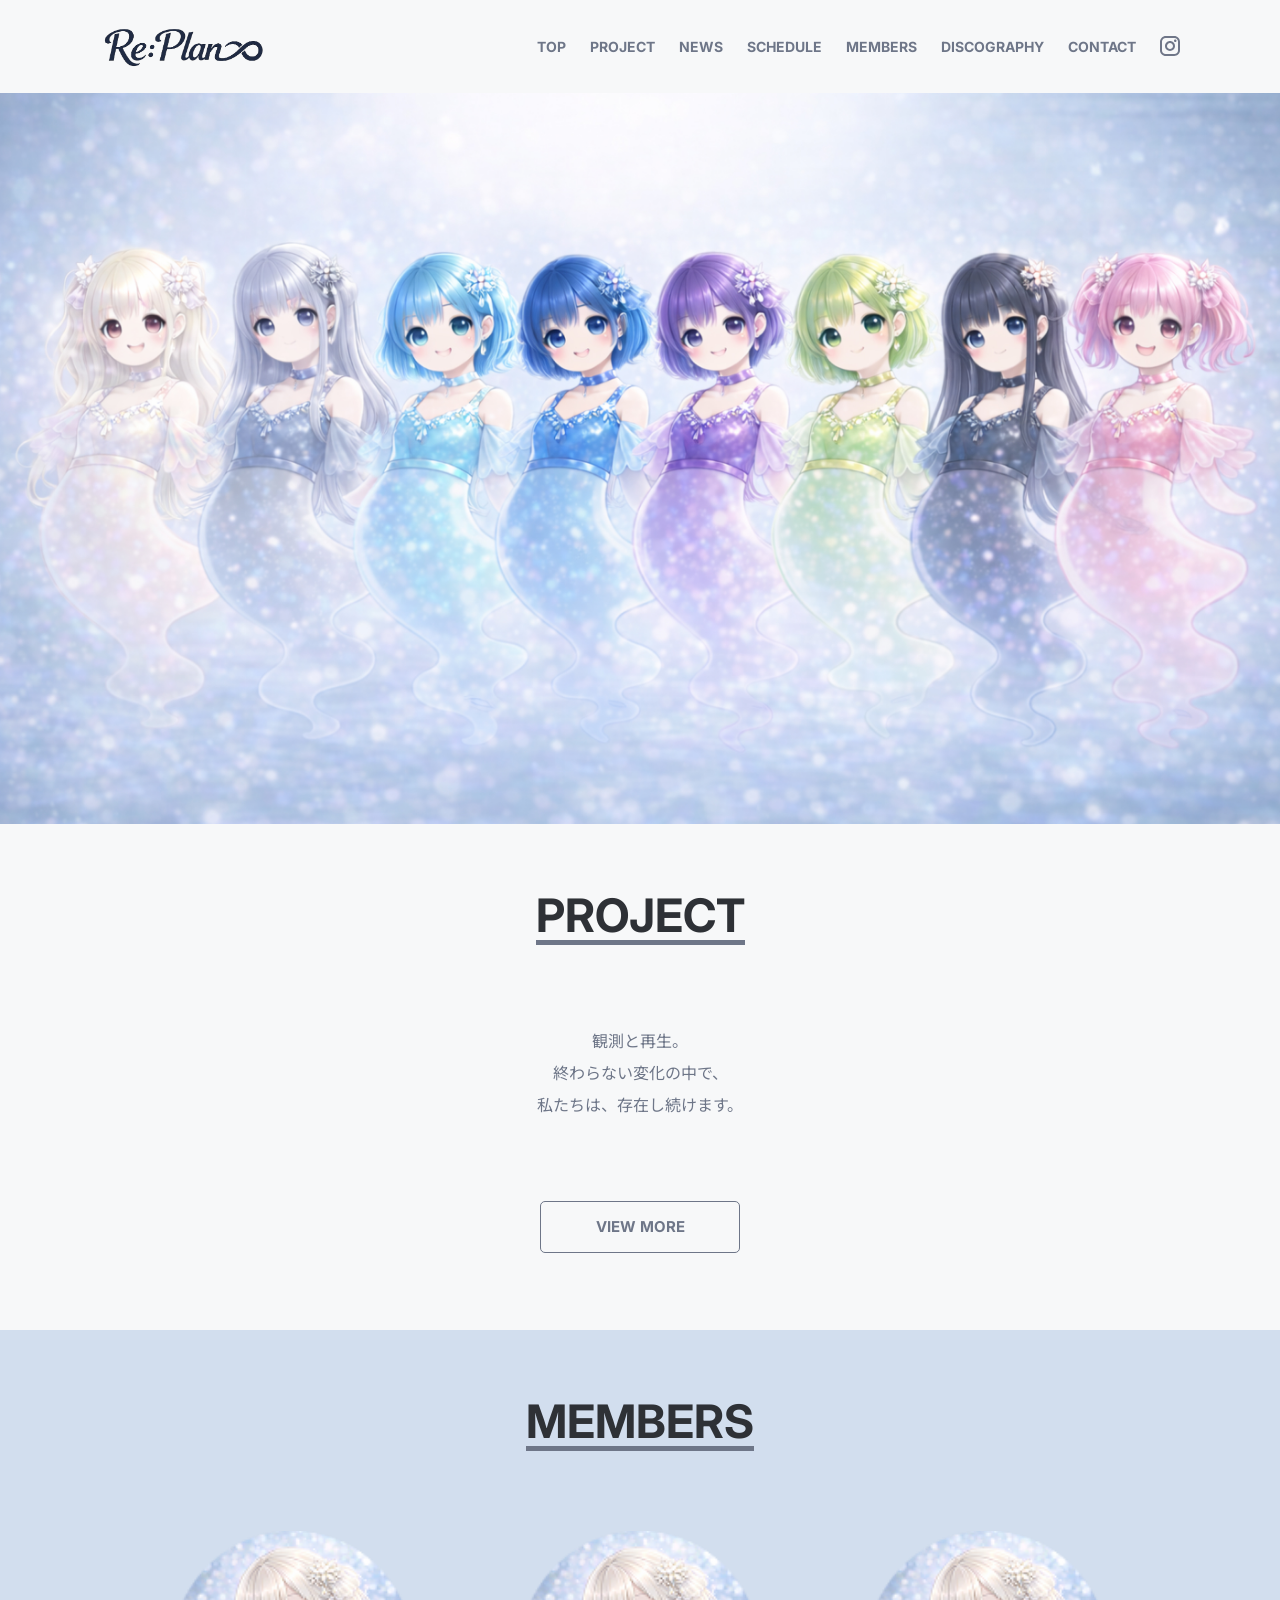
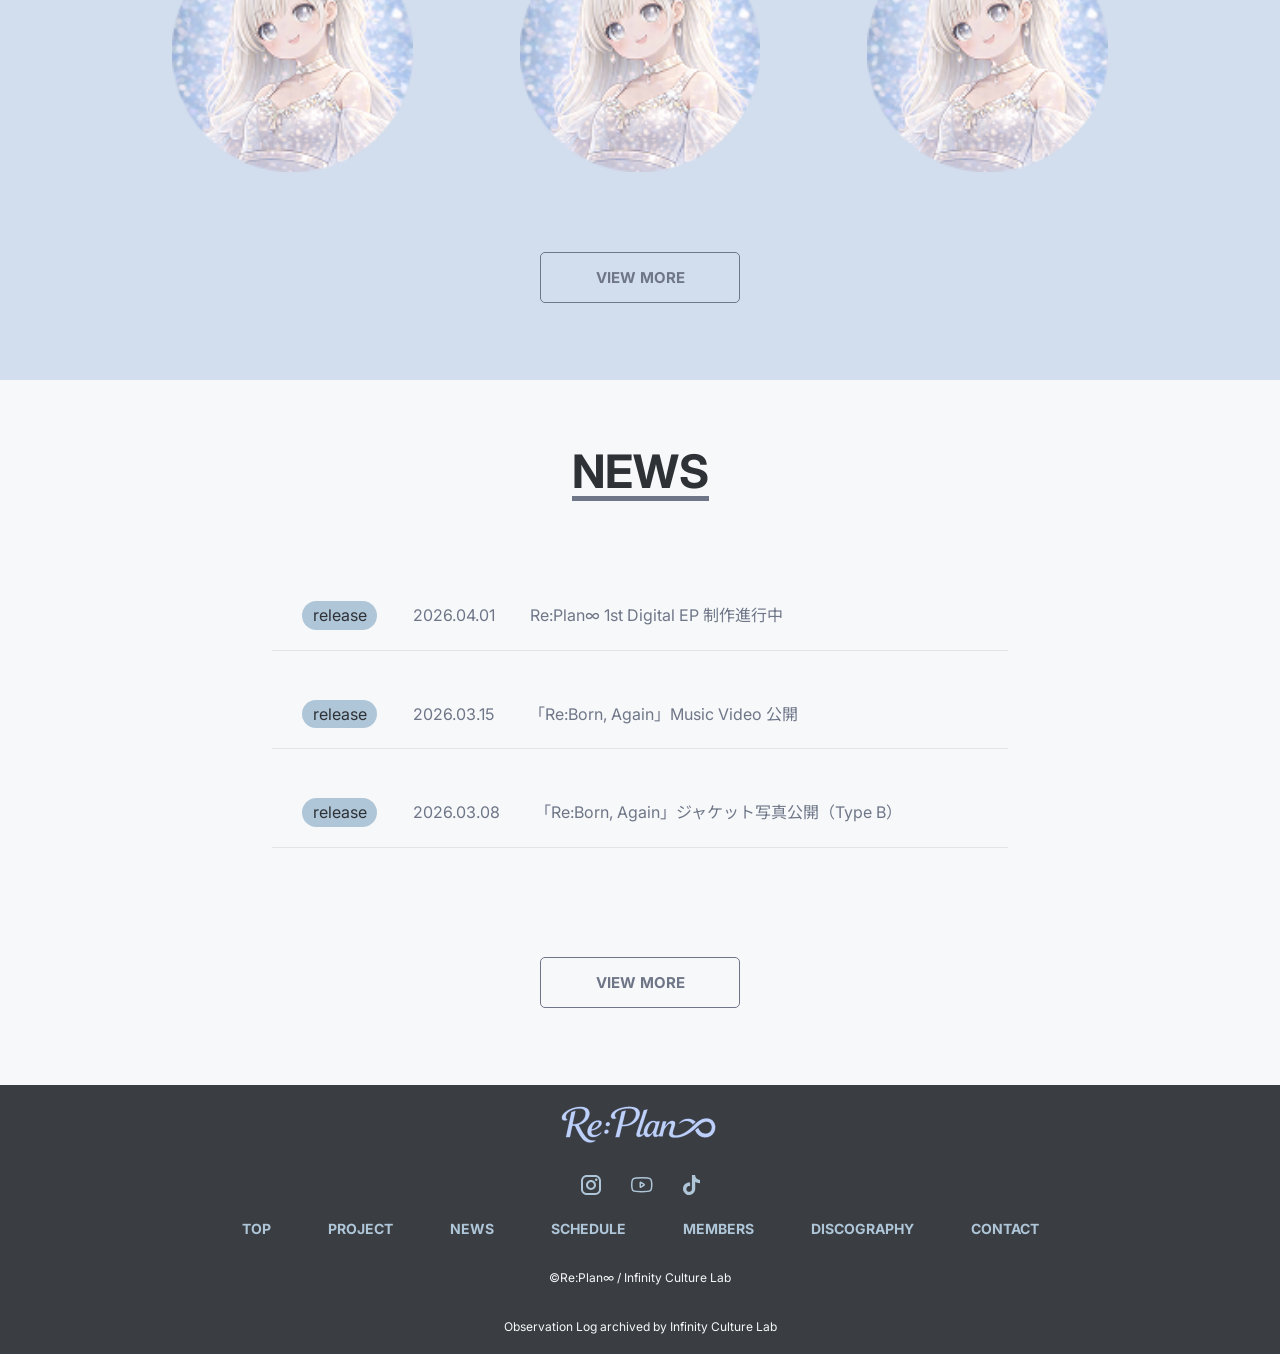
<file: index.html>
<!DOCTYPE html>
<html lang="ja">

<head>
  <meta charset="UTF-8">
  <meta name="viewport" content="width=device-width, initial-scale=1.0">

  <link rel="stylesheet" href="./css/reset.css">
  <link rel="preconnect" href="https://fonts.googleapis.com">
  <link rel="preconnect" href="https://fonts.gstatic.com" crossorigin>
  <link
    href="https://fonts.googleapis.com/css2?family=Inter:ital,opsz,wght@0,14..32,100..900;1,14..32,100..900&family=Noto+Sans+JP:wght@100..900&display=swap"
    rel="stylesheet">
  <link rel="stylesheet" href="./style.css">
  <title>Re:Plan∞ | 公式サイト</title>
</head>

<body>
  <header>
    <div class="l-header__pc">
      <h1 class="c-header-logo">
        <a href="./index.html">
          <img src="./image/logo.png" alt="リプランエイト">
        </a>
      </h1>
      <nav>
        <div class="c-header__pc">
          <ul class="c-header-nav">
            <li class="c-header-nav__list">
              <a href="./index.html">TOP</a>
            </li>
            <li class="c-header-nav__list">
              <a href="./project.html">PROJECT</a>
            </li>
            <li class="c-header-nav__list">
              <a href="./news.html">NEWS</a>
            </li>
            <li class="c-header-nav__list">
              <a href="./schedule.html">SCHEDULE</a>
            </li>
            <li class="c-header-nav__list">
              <a href="./member.html">MEMBERS</a>
            </li>
            <li class="c-header-nav__list">
              <a href="./discography.html">DISCOGRAPHY</a>
            </li>
            <li class="c-header-nav__list">
              <a href="./contact.html">CONTACT</a>
            </li>
            <li class="c-header-nav__list c-logo__insta">
              <a href="">
                <img src="./image/logo-insta__header.svg" alt="インスタグラム">
              </a>
            </li>
          </ul>
        </div>
      </nav>
    </div>
    <div class="l-header__sp">
      <h1 class="c-header-logo">
        <a href="./index.html">
          <img src="./image/logo.png" alt="リプランエイト">
        </a>
      </h1>
      <img src="./image/hamburger.svg" alt="">
    </div>
  </header>

  <main>
    <img src="./image/mv.jpg" alt="">

    <section class="l-top__sec--project">
      <h2 class="c-title">
        project
      </h2>
      <p class="c-top--pro__text">観測と再生。<br>
        終わらない変化の中で、<br>
        私たちは、存在し続けます。
      </p>
      <div class="c-btn-container">
        <p class="c-btn">
          <a href="./project.html">VIEW MORE</a>
        </p>
      </div>
    </section>

    <section class="l-top__sec--members">
      <div class="l-wrapper">
        <h2 class="c-title">
          members
        </h2>
        <div class="l-top__mem--photo">
          <img class="c-top__mem--img" src="./image/01yui-maru.png" alt="yui">
          <img class="c-top__mem--img" src="./image/01yui-maru.png" alt="yui">
          <img class="c-top__mem--img" src="./image/01yui-maru.png" alt="yui">
        </div>
        <div class="c-btn-container">
          <p class="c-btn">
            <a href="./member.html">VIEW MORE</a>
          </p>
        </div>
      </div>
    </section>

    <section class="l-sec-news l-wrapper">
      <h2 class="c-title">
        news
      </h2>
      <div class="l-news__wrapper js-top-news">
        <!-- JSで最新3件 -->
      </div>

      <div class="c-btn-container">
        <p class="c-btn">
          <a href="./news.html">VIEW MORE</a>
        </p>
      </div>
    </section>


  </main>

  <footer>
    <div class="l-footer__pc">
      <a href="./index.html">
        <img class="c-footer-logo" src="./image/logo-footer.png" alt="リプランエイト">
      </a>
      <div class="c-footer-sns">
        <ul>
          <li class="c-logo__insta">
            <a href="">
              <img src="./image/logo-insta__footer.svg" alt="インスタグラム">
            </a>
          </li>
          <li class="c-logo__you">
            <a href="">
              <img src="./image/logo-you__footer.svg" alt="ユーチューブ">
            </a>
          </li>
          <li class="c-logo__tik">
            <a href="">
              <img src="./image/logo-tiktok__footer.svg" alt="ティックトック">
            </a>
          </li>
        </ul>
      </div>
      <div class="c-footer-nav">
        <ul>
          <li class="c-footer-nav__list">
            <a href="./index.html">TOP</a>
          </li>
          <li class="c-footer-nav__list">
            <a href="./project.html">PROJECT</a>
          </li>
          <li class="c-footer-nav__list">
            <a href="./news.html">NEWS</a>
          </li>
          <li class="c-footer-nav__list">
            <a href="./schedule.html">SCHEDULE</a>
          </li>
          <li class="c-footer-nav__list">
            <a href="./member.html">MEMBERS</a>
          </li>
          <li class="c-footer-nav__list">
            <a href="./discography.html">DISCOGRAPHY</a>
          </li>
          <li class="c-footer-nav__list">
            <a href="./contact.html">CONTACT</a>
          </li>
        </ul>
      </div>
      <small class="c-copy">&copy;Re:Plan∞ / Infinity Culture Lab</small>
      <p class="c-copy">
        Observation Log archived by Infinity Culture Lab
      </p>
    </div>
    <div class="l-footer__sp">
      <a href="./index.html">
        <img class="c-footer-logo" src="./image/logo-footer.png" alt="リプランエイト">
      </a>
      <div class="c-footer-sns">
        <ul>
          <li class="c-logo__insta">
            <a href="">
              <img src="./image/logo-insta__footer.svg" alt="インスタグラム">
            </a>
          </li>
          <li class="c-logo__you">
            <a href="">
              <img src="./image/logo-you__footer.svg" alt="ユーチューブ">
            </a>
          </li>
          <li class="c-logo__tik">
            <a href="">
              <img src="./image/logo-tiktok__footer.svg" alt="ティックトック">
            </a>
          </li>
        </ul>
      </div>
      <small class="c-copy">&copy;Re:Plan∞ / Infinity Culture Lab</small>
      <p class="c-copy">
        Observation Log archived by Infinity Culture Lab
      </p>
    </div>

  </footer>

  <script src="./js/news-data.js"></script>
  <script src="./js/top-news.js"></script>
</body>

</html>
</file>
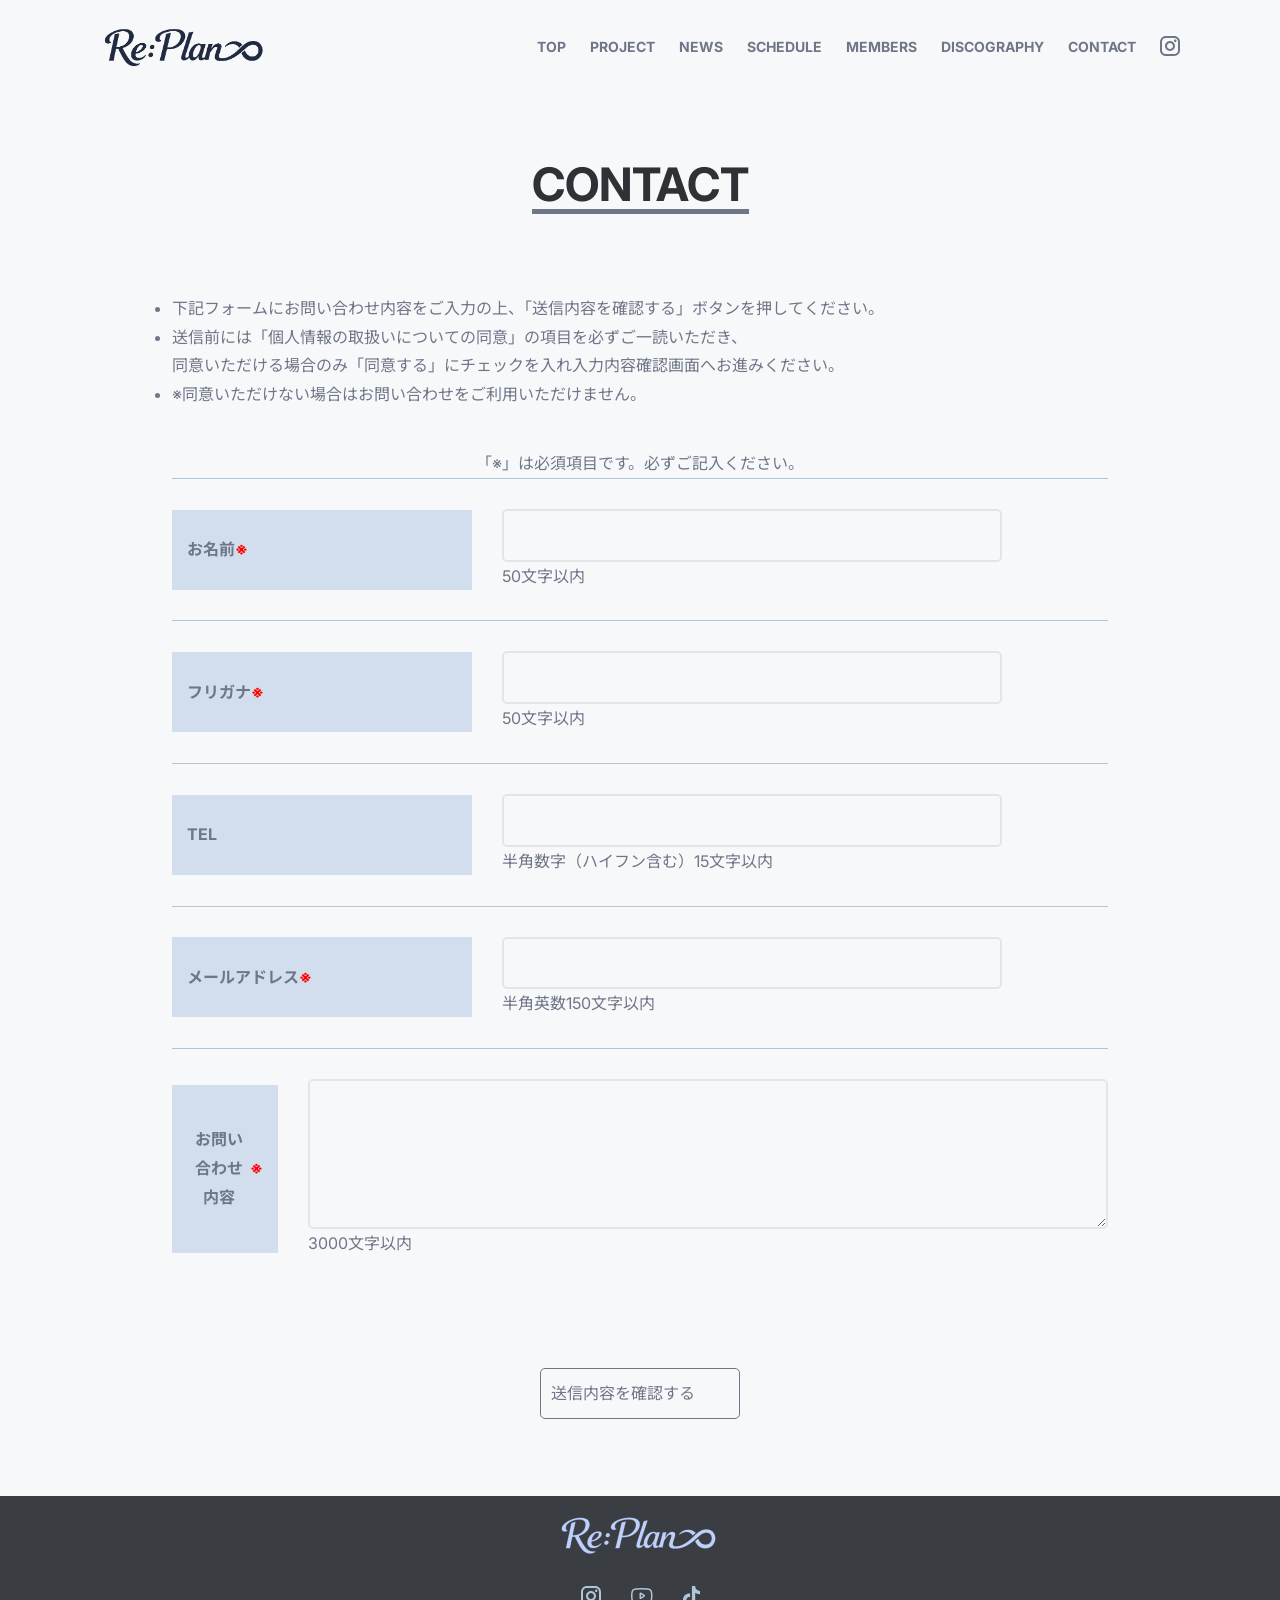
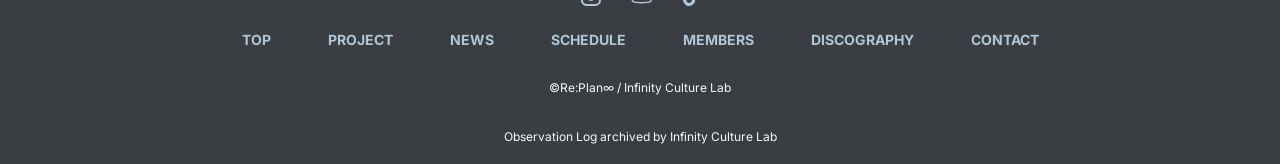
<file: contact.html>
<!DOCTYPE html>
<html lang="ja">

<head>
  <meta charset="UTF-8">
  <meta name="viewport" content="width=device-width, initial-scale=1.0">

  <link rel="stylesheet" href="./css/reset.css">
  <link rel="preconnect" href="https://fonts.googleapis.com">
  <link rel="preconnect" href="https://fonts.gstatic.com" crossorigin>
  <link
    href="https://fonts.googleapis.com/css2?family=Inter:ital,opsz,wght@0,14..32,100..900;1,14..32,100..900&family=Noto+Sans+JP:wght@100..900&display=swap"
    rel="stylesheet">
  <link rel="stylesheet" href="./style.css">

</head>

<body>
  <header>
    <div class="l-header__pc">
      <p class="c-header-logo">
        <a href="./index.html">
          <img src="./image/logo.png" alt="リプランエイト">
        </a>
      </p>
      <nav>
        <div class="c-header__pc">
          <ul class="c-header-nav">
            <li class="c-header-nav__list">
              <a href="./index.html">TOP</a>
            </li>
            <li class="c-header-nav__list">
              <a href="./project.html">PROJECT</a>
            </li>
            <li class="c-header-nav__list">
              <a href="./news.html">NEWS</a>
            </li>
            <li class="c-header-nav__list">
              <a href="./schedule.html">SCHEDULE</a>
            </li>
            <li class="c-header-nav__list">
              <a href="./member.html">MEMBERS</a>
            </li>
            <li class="c-header-nav__list">
              <a href="./discography.html">DISCOGRAPHY</a>
            </li>
            <li class="c-header-nav__list">
              <a href="./contact.html">CONTACT</a>
            </li>
            <li class="c-header-nav__list c-logo__insta">
              <a href="">
                <img src="./image/logo-insta__header.svg" alt="インスタグラム">
              </a>
            </li>
          </ul>
        </div>
      </nav>
    </div>
    <div class="l-header__sp">
      <p class="c-header-logo">
        <a href="./index.html">
          <img src="./image/logo.png" alt="リプランエイト">
        </a>
      </p>
      <img src="./image/hamburger.svg" alt="">
    </div>
  </header>

  <main>
    <section class="l-sec-cont l-wrapper">
      <h1 class="c-title">
        contact
      </h1>

      <div>
        <div>
          <div>
            <div>
              <ul class="c-form-list">
                <li>下記フォームにお問い合わせ内容をご入力の上、「送信内容を確認する」ボタンを押してください。</li>
                <li>送信前には「個人情報の取扱いについての同意」の項目を必ずご一読いただき、<br />
                  同意いただける場合のみ「同意する」にチェックを入れ入力内容確認画面へお進みください。</li>
                <li>
                  <p>※同意いただけない場合はお問い合わせをご利用いただけません。</p>
                </li>
              </ul>

            </div>
          </div>
          <form action="" method="post">
            <div>
              <p class="tal">「※」は必須項目です。必ずご記入ください。</p>

              <div class="c-form-flex">
                <dt class="w80">お名前<span class="c-red">※</span></dt>
                <dd><span class="c-con-form"><input type="text" name="name" value="" maxlength="50" /></span>
                  <p>50文字以内</p>
                </dd>
              </div>
              <div class="c-form-flex">
                <dt class="w80">フリガナ<span class="c-red">※</span></dt>
                <dd><span class="c-con-form"><input type="text" name="name_kana" value="" maxlength="50"></span>
                  <p>50文字以内</p>
                </dd>
              </div>
              <div class="c-form-flex">
                <dt class="w80">TEL</dt>
                <dd><span class="c-con-form"><input type="text" name="tel" value="" maxlength="15"></span>
                  <p>半角数字（ハイフン含む）15文字以内</p>
                </dd>
              </div>

              <div class="c-form-flex">
                <dt class="w80">メールアドレス<span class="c-red">※</span></dt>
                <dd><span class="c-con-form"><input type="text" name="mail" value="" maxlength="150"></span>
                  <p>半角英数150文字以内</p>
                </dd>
              </div>
              <div class="c-form-flex">
                <dt class="w168">お問い合わせ内容<span class="c-red">※</span></dt>
                <dd><span class="c-con-form"><textarea name="content" cols="60" rows="4"
                      maxlength="3000"></textarea></span>
                  <p>3000文字以内</p>
                </dd>
              </div>
              <div>
                <ul>
                  <li class="c-btn-container">
                    <input type="submit" value="送信内容を確認する" class="c-btn">
                  </li>
                </ul>
              </div>
            </div>
          </form>
        </div>
      </div>
    </section>



  </main>

  <footer>
    <div class="l-footer__pc">
      <a href="./index.html">
        <img class="c-footer-logo" src="./image/logo-footer.png" alt="リプランエイト">
      </a>
      <div class="c-footer-sns">
        <ul>
          <li class="c-logo__insta">
            <a href="">
              <img src="./image/logo-insta__footer.svg" alt="インスタグラム">
            </a>
          </li>
          <li class="c-logo__you">
            <a href="">
              <img src="./image/logo-you__footer.svg" alt="ユーチューブ">
            </a>
          </li>
          <li class="c-logo__tik">
            <a href="">
              <img src="./image/logo-tiktok__footer.svg" alt="ティックトック">
            </a>
          </li>
        </ul>
      </div>
      <div class="c-footer-nav">
        <ul>
          <li class="c-footer-nav__list">
            <a href="./index.html">TOP</a>
          </li>
          <li class="c-footer-nav__list">
            <a href="./project.html">PROJECT</a>
          </li>
          <li class="c-footer-nav__list">
            <a href="./news.html">NEWS</a>
          </li>
          <li class="c-footer-nav__list">
            <a href="./schedule.html">SCHEDULE</a>
          </li>
          <li class="c-footer-nav__list">
            <a href="./member.html">MEMBERS</a>
          </li>
          <li class="c-footer-nav__list">
            <a href="./discography.html">DISCOGRAPHY</a>
          </li>
          <li class="c-footer-nav__list">
            <a href="./contact.html">CONTACT</a>
          </li>
        </ul>
      </div>
      <small class="c-copy">&copy;Re:Plan∞ / Infinity Culture Lab</small>
      <p class="c-copy">
        Observation Log archived by Infinity Culture Lab
      </p>
    </div>
    <div class="l-footer__sp">
      <a href="./index.html">
        <img class="c-footer-logo" src="./image/logo-footer.png" alt="リプランエイト">
      </a>
      <div class="c-footer-sns">
        <ul>
          <li class="c-logo__insta">
            <a href="">
              <img src="./image/logo-insta__footer.svg" alt="インスタグラム">
            </a>
          </li>
          <li class="c-logo__you">
            <a href="">
              <img src="./image/logo-you__footer.svg" alt="ユーチューブ">
            </a>
          </li>
          <li class="c-logo__tik">
            <a href="">
              <img src="./image/logo-tiktok__footer.svg" alt="ティックトック">
            </a>
          </li>
        </ul>
      </div>
      <small class="c-copy">&copy;Re:Plan∞ / Infinity Culture Lab</small>
      <p class="c-copy">
        Observation Log archived by Infinity Culture Lab
      </p>
    </div>

  </footer>
</body>

</html>
</file>
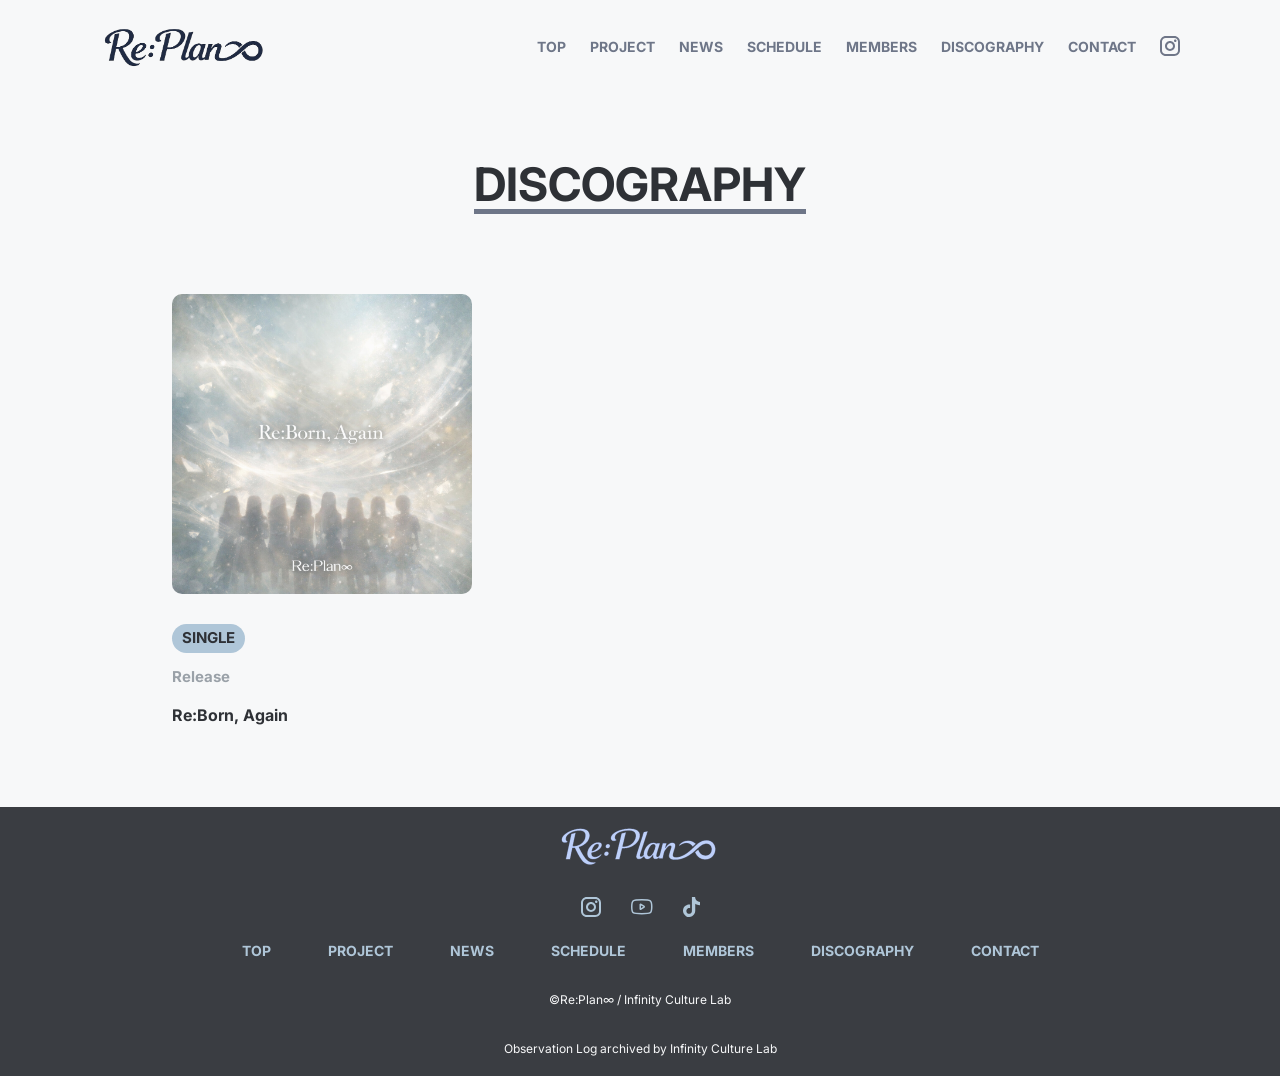
<file: discography.html>
<!DOCTYPE html>
<html lang="ja">

<head>
	<meta charset="UTF-8">
	<meta name="viewport" content="width=device-width, initial-scale=1.0">

	<link rel="stylesheet" href="./css/reset.css">
	<link rel="preconnect" href="https://fonts.googleapis.com">
	<link rel="preconnect" href="https://fonts.gstatic.com" crossorigin>
	<link
		href="https://fonts.googleapis.com/css2?family=Inter:ital,opsz,wght@0,14..32,100..900;1,14..32,100..900&family=Noto+Sans+JP:wght@100..900&display=swap"
		rel="stylesheet">
	<link rel="stylesheet" href="./style.css">
	<title>ディスコグラフィー | Re:Plan∞</title>
</head>

<body>
	<header>
		<div class="l-header__pc">
			<p class="c-header-logo">
				<a href="./index.html">
					<img src="./image/logo.png" alt="リプランエイト">
				</a>
			</p>
			<nav>
				<div class="c-header__pc">
					<ul class="c-header-nav">
						<li class="c-header-nav__list">
							<a href="./index.html">TOP</a>
						</li>
						<li class="c-header-nav__list">
							<a href="./project.html">PROJECT</a>
						</li>
						<li class="c-header-nav__list">
							<a href="./news.html">NEWS</a>
						</li>
						<li class="c-header-nav__list">
							<a href="./schedule.html">SCHEDULE</a>
						</li>
						<li class="c-header-nav__list">
							<a href="./member.html">MEMBERS</a>
						</li>
						<li class="c-header-nav__list">
							<a href="./discography.html">DISCOGRAPHY</a>
						</li>
						<li class="c-header-nav__list">
							<a href="./contact.html">CONTACT</a>
						</li>
						<li class="c-header-nav__list c-logo__insta">
							<a href="">
								<img src="./image/logo-insta__header.svg" alt="インスタグラム">
							</a>
						</li>
					</ul>
				</div>
			</nav>
		</div>
		<div class="l-header__sp">
			<p class="c-header-logo">
				<a href="./index.html">
					<img src="./image/logo.png" alt="リプランエイト">
				</a>
			</p>
			<img src="./image/hamburger.svg" alt="">
		</div>
	</header>
	<main>
		<section class="l-sec-disc l-wrapper">
			<h1 class="c-title">
				discography
			</h1>
			<div class="l-disc">
				<div class="c-disc__list">
					<a href="./discography_detail.html" class="c-disc__list">
						<div>
							<img src="./image/cd-1stsingle_a.png" class="c-disc__item--img"
								alt="りぷらんえいとファーストシングル、リボーンアゲイン">
						</div>
						<div class="c-disc__item">
							<p class="c-disc__item--label">SINGLE</p>
							<p class="c-disc__item--date">Release</p>
							<p class="c-disc__item--title">Re:Born, Again</p>
						</div>
					</a>
				</div>
				<!-- <div class="c-disc__list">
					<div>
						<img src="./image/cd-1stsingle_a.png" class="c-disc__item--img" alt="りぷらんえいとファーストシングル、リボーンアゲイン">
					</div>
					<div class="c-disc__item">
						<p class="c-disc__item--label">SINGLE</p>
						<p class="c-disc__item--date">Release</p>
						<p class="c-disc__item--title">Re:Born, Again</p>
					</div>
				</div> -->
				<!-- <div class="c-disc__list">
					<div>
						<img src="./image/cd-1stsingle_a.png" class="c-disc__item--img" alt="りぷらんえいとファーストシングル、リボーンアゲイン">
					</div>
					<div class="c-disc__item">
						<p class="c-disc__item--label">SINGLE</p>
						<p class="c-disc__item--date">Release</p>
						<p class="c-disc__item--title">Re:Born, Again</p>
					</div>
				</div> -->
			</div>
		</section>

		<!-- ボタン -->
		<!-- <div class="c-btn-container">
            <p class="c-btn">
                <a href="">VIEW MORE</a>
            </p>
        </div> -->

	</main>

	<footer class="l-footer__pc">
		<a href="./index.html">
			<img class="c-footer-logo" src="./image/logo-footer.png" alt="リプランエイト">
		</a>
		<div class="c-footer-sns">
			<ul>
				<li class="c-logo__insta">
					<a href="">
						<img src="./image/logo-insta__footer.svg" alt="インスタグラム">
					</a>
				</li>
				<li class="c-logo__you">
					<a href="">
						<img src="./image/logo-you__footer.svg" alt="ユーチューブ">
					</a>
				</li>
				<li class="c-logo__tik">
					<a href="">
						<img src="./image/logo-tiktok__footer.svg" alt="ティックトック">
					</a>
				</li>
			</ul>
		</div>
		<div class="c-footer-nav">
			<ul>
				<li class="c-footer-nav__list">
					<a href="./index.html">TOP</a>
				</li>
				<li class="c-footer-nav__list">
					<a href="./project.html">PROJECT</a>
				</li>
				<li class="c-footer-nav__list">
					<a href="./news.html">NEWS</a>
				</li>
				<li class="c-footer-nav__list">
					<a href="./schedule.html">SCHEDULE</a>
				</li>
				<li class="c-footer-nav__list">
					<a href="./member.html">MEMBERS</a>
				</li>
				<li class="c-footer-nav__list">
					<a href="./discography.html">DISCOGRAPHY</a>
				</li>
				<li class="c-footer-nav__list">
					<a href="./contact.html">CONTACT</a>
				</li>
			</ul>
		</div>
		<small class="c-copy">&copy;Re:Plan∞ / Infinity Culture Lab</small>
		<p class="c-copy">
			Observation Log archived by Infinity Culture Lab
		</p>

	</footer>
	<footer class="l-footer__sp">
		<a href="./index.html">
			<img class="c-footer-logo" src="./image/logo-footer.png" alt="リプランエイト">
		</a>
		<div class="c-footer-sns">
			<ul>
				<li class="c-logo__insta">
					<a href="">
						<img src="./image/logo-insta__footer.svg" alt="インスタグラム">
					</a>
				</li>
				<li class="c-logo__you">
					<a href="">
						<img src="./image/logo-you__footer.svg" alt="ユーチューブ">
					</a>
				</li>
				<li class="c-logo__tik">
					<a href="">
						<img src="./image/logo-tiktok__footer.svg" alt="ティックトック">
					</a>
				</li>
			</ul>
		</div>
		<small class="c-copy">&copy;Re:Plan∞ / Infinity Culture Lab</small>
		<p class="c-copy">
			Observation Log archived by Infinity Culture Lab
		</p>

	</footer>
</body>

</html>
</file>
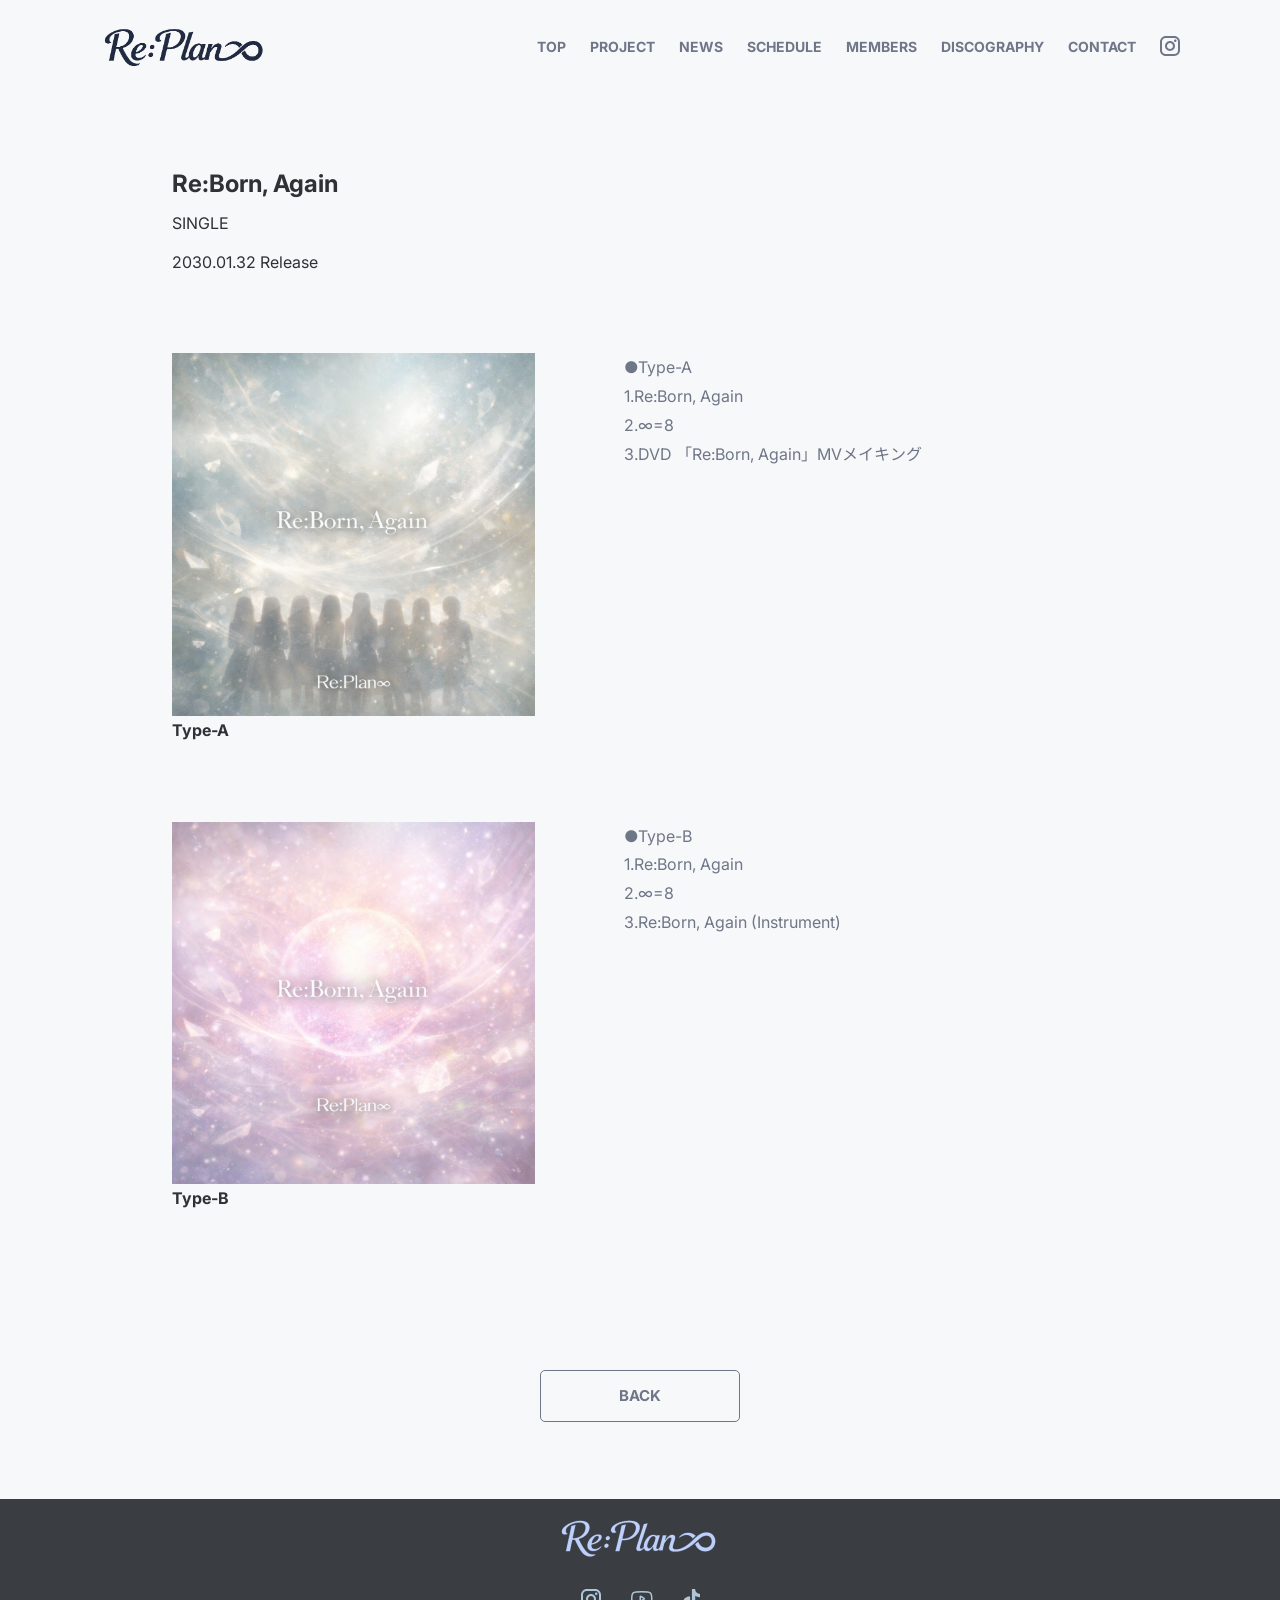
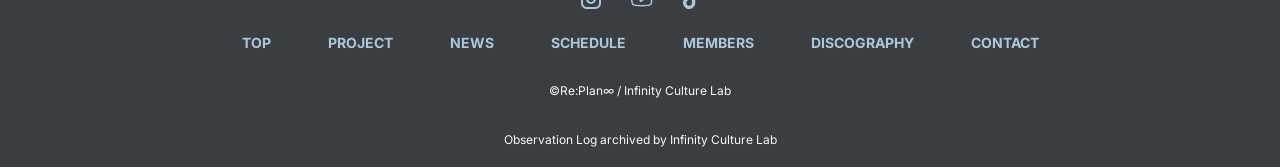
<file: discography_detail.html>
<!DOCTYPE html>
<html lang="ja">

<head>
  <meta charset="UTF-8">
  <meta name="viewport" content="width=device-width, initial-scale=1.0">

  <link rel="stylesheet" href="./css/reset.css">
  <link rel="preconnect" href="https://fonts.googleapis.com">
  <link rel="preconnect" href="https://fonts.gstatic.com" crossorigin>
  <link
    href="https://fonts.googleapis.com/css2?family=Inter:ital,opsz,wght@0,14..32,100..900;1,14..32,100..900&family=Noto+Sans+JP:wght@100..900&display=swap"
    rel="stylesheet">
  <link rel="stylesheet" href="./style.css">

  <title>ディスコグラフィー | Re:Plan∞</title>
</head>

<body>
  <header>
    <div class="l-header__pc">
      <p class="c-header-logo">
        <a href="./index.html">
          <img src="./image/logo.png" alt="リプランエイト">
        </a>
      </p>
      <nav>
        <div class="c-header__pc">
          <ul class="c-header-nav">
            <li class="c-header-nav__list">
              <a href="./index.html">TOP</a>
            </li>
            <li class="c-header-nav__list">
              <a href="./project.html">PROJECT</a>
            </li>
            <li class="c-header-nav__list">
              <a href="./news.html">NEWS</a>
            </li>
            <li class="c-header-nav__list">
              <a href="./schedule.html">SCHEDULE</a>
            </li>
            <li class="c-header-nav__list">
              <a href="./member.html">MEMBERS</a>
            </li>
            <li class="c-header-nav__list">
              <a href="./discography.html">DISCOGRAPHY</a>
            </li>
            <li class="c-header-nav__list">
              <a href="./contact.html">CONTACT</a>
            </li>
            <li class="c-header-nav__list c-logo__insta">
              <a href="">
                <img src="./image/logo-insta__header.svg" alt="インスタグラム">
              </a>
            </li>
          </ul>
        </div>
      </nav>
    </div>
    <div class="l-header__sp">
      <p class="c-header-logo">
        <a href="./index.html">
          <img src="./image/logo.png" alt="リプランエイト">
        </a>
      </p>
      <img src="./image/hamburger.svg" alt="">
    </div>
  </header>
  <main>
    <section class="l-sec-descDe l-wrapper">
      <div class="c-discDe-title">
        <h1 class="c-discDe-title--main">Re:Born, Again</h1>
        <p class="c-discDe-title--sub">SINGLE</p>
        <p class="c-discDe-title--sub">2030.01.32 Release</p>
      </div>
      <div class="c-discDe-list">
        <div class="c-discDe-list__item">
          <img src="./image/cd-1stsingle_a.png" alt="re born, again type A">
          <p>Type-A</p>
        </div>
        <div class="c-discDe-list__desc">
          <p class="c-discDe-list__desc--type">
            ●Type-A<br>
            1.Re:Born, Again<br>
            2.∞=8<br>
            3.DVD 「Re:Born, Again」MVメイキング
          </p>
        </div>
      </div>
      <div class="c-discDe-list">
        <div class="c-discDe-list__item">
          <img src="./image/cd-1stsingle_b.png" alt="re born, again type B">
          <p>Type-B</p>
        </div>
        <div class="c-discDe-list__desc">
          <p class="c-discDe-list__desc--type">
            ●Type-B<br>
            1.Re:Born, Again<br>
            2.∞=8<br>
            3.Re:Born, Again (Instrument)
          </p>
        </div>
      </div>
      <div class="c-btn-container">
        <p class="c-btn">
          <a href="./discography.html">BACK</a>
        </p>
      </div>
    </section>

    <!-- ボタン -->
    <!-- <div class="c-btn-container">
            <p class="c-btn">
                <a href="">VIEW MORE</a>
            </p>
        </div> -->

  </main>

  <footer class="l-footer__pc">
    <a href="./index.html">
      <img class="c-footer-logo" src="./image/logo-footer.png" alt="リプランエイト">
    </a>
    <div class="c-footer-sns">
      <ul>
        <li class="c-logo__insta">
          <a href="">
            <img src="./image/logo-insta__footer.svg" alt="インスタグラム">
          </a>
        </li>
        <li class="c-logo__you">
          <a href="">
            <img src="./image/logo-you__footer.svg" alt="ユーチューブ">
          </a>
        </li>
        <li class="c-logo__tik">
          <a href="">
            <img src="./image/logo-tiktok__footer.svg" alt="ティックトック">
          </a>
        </li>
      </ul>
    </div>
    <div class="c-footer-nav">
      <ul>
        <li class="c-footer-nav__list">
          <a href="./index.html">TOP</a>
        </li>
        <li class="c-footer-nav__list">
          <a href="./project.html">PROJECT</a>
        </li>
        <li class="c-footer-nav__list">
          <a href="./news.html">NEWS</a>
        </li>
        <li class="c-footer-nav__list">
          <a href="./schedule.html">SCHEDULE</a>
        </li>
        <li class="c-footer-nav__list">
          <a href="./member.html">MEMBERS</a>
        </li>
        <li class="c-footer-nav__list">
          <a href="./discography.html">DISCOGRAPHY</a>
        </li>
        <li class="c-footer-nav__list">
          <a href="./contact.html">CONTACT</a>
        </li>
      </ul>
    </div>
    <small class="c-copy">&copy;Re:Plan∞ / Infinity Culture Lab</small>
    <p class="c-copy">
      Observation Log archived by Infinity Culture Lab
    </p>

  </footer>
  <footer class="l-footer__sp">
    <a href="./index.html">
      <img class="c-footer-logo" src="./image/logo-footer.png" alt="リプランエイト">
    </a>
    <div class="c-footer-sns">
      <ul>
        <li class="c-logo__insta">
          <a href="">
            <img src="./image/logo-insta__footer.svg" alt="インスタグラム">
          </a>
        </li>
        <li class="c-logo__you">
          <a href="">
            <img src="./image/logo-you__footer.svg" alt="ユーチューブ">
          </a>
        </li>
        <li class="c-logo__tik">
          <a href="">
            <img src="./image/logo-tiktok__footer.svg" alt="ティックトック">
          </a>
        </li>
      </ul>
    </div>
    <small class="c-copy">&copy;Re:Plan∞ / Infinity Culture Lab</small>
    <p class="c-copy">
      Observation Log archived by Infinity Culture Lab
    </p>

  </footer>
</body>

</html>
</file>
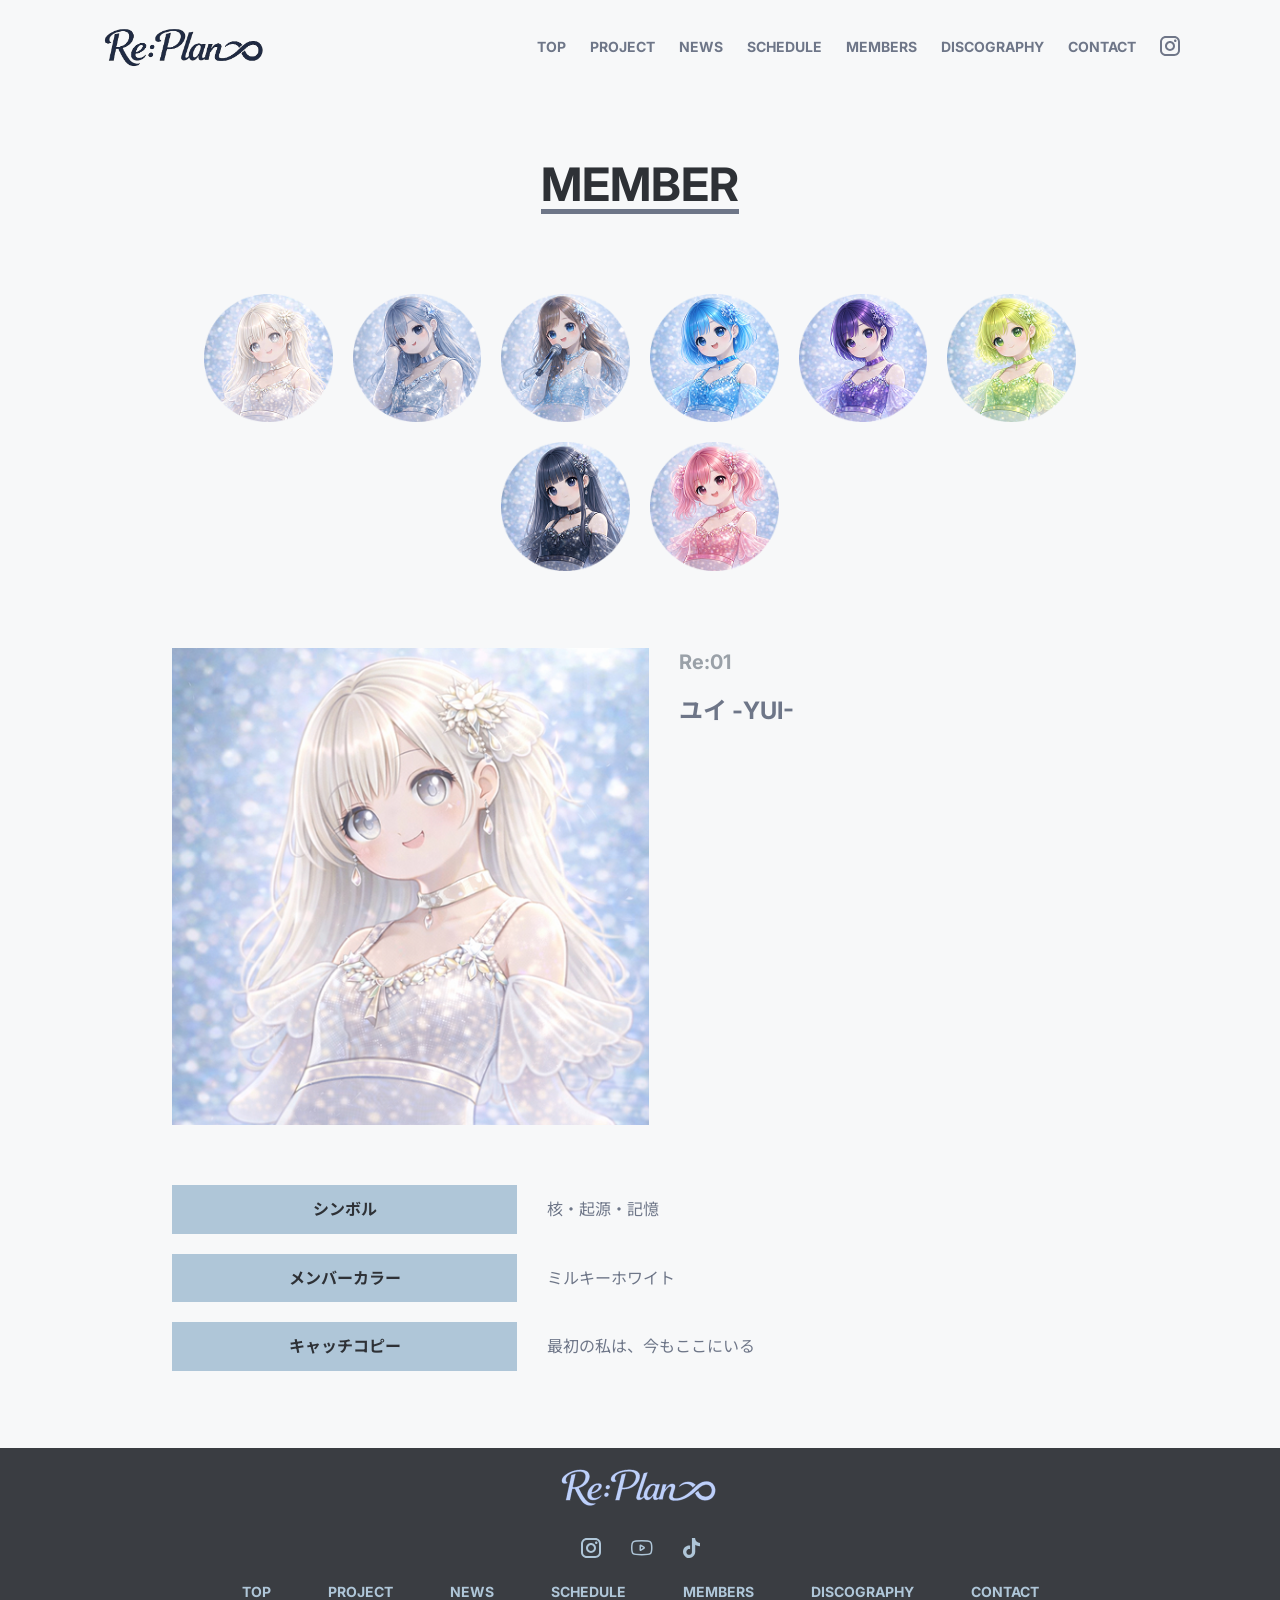
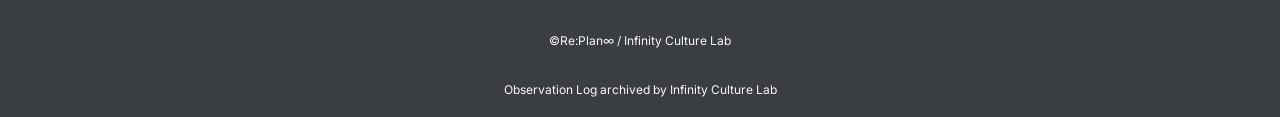
<file: member.html>
<!DOCTYPE html>
<html lang="ja">

<head>
    <meta charset="UTF-8">
    <meta name="viewport" content="width=device-width, initial-scale=1.0">

    <link rel="stylesheet" href="./css/reset.css">
    <link rel="preconnect" href="https://fonts.googleapis.com">
    <link rel="preconnect" href="https://fonts.gstatic.com" crossorigin>
    <link
        href="https://fonts.googleapis.com/css2?family=Inter:ital,opsz,wght@0,14..32,100..900;1,14..32,100..900&family=Noto+Sans+JP:wght@100..900&display=swap"
        rel="stylesheet">
    <link rel="stylesheet" href="./style.css">
    <title>メンバー | Re:Plan∞</title>
</head>

<body>
    <header class="l-header__pc">
        <h1 class="c-header-logo">
            <a href="./index.html">
                <img src="./image/logo.png" alt="リプランエイト">
            </a>
        </h1>
        <nav>
            <div class="c-header__pc">
                <ul class="c-header-nav">
                    <li class="c-header-nav__list">
                        <a href="./index.html">TOP</a>
                    </li>
                    <li class="c-header-nav__list">
                        <a href="./project.html">PROJECT</a>
                    </li>
                    <li class="c-header-nav__list">
                        <a href="./news.html">NEWS</a>
                    </li>
                    <li class="c-header-nav__list">
                        <a href="./schedule.html">SCHEDULE</a>
                    </li>
                    <li class="c-header-nav__list">
                        <a href="./member.html">MEMBERS</a>
                    </li>
                    <li class="c-header-nav__list">
                        <a href="./discography.html">DISCOGRAPHY</a>
                    </li>
                    <li class="c-header-nav__list">
                        <a href="./contact.html">CONTACT</a>
                    </li>
                    <li class="c-header-nav__list c-logo__insta">
                        <a href="">
                            <img src="./image/logo-insta__header.svg" alt="インスタグラム">
                        </a>
                    </li>
                </ul>
            </div>
        </nav>
    </header>
    <header class="l-header__sp">
        <p class="c-header-logo">
            <a href="./index.html">
                <img src="./image/logo.png" alt="リプランエイト">
            </a>
        </p>
        <img src="./image/hamburger.svg" alt="">
    </header>
    <main>
        <section class="l-sec-news l-wrapper">
            <h2 class="c-title">
                member
            </h2>

            <!-- サムネイル -->
            <div class="c-members-photos"></div>

            <!-- メイン表示 -->
            <div class="c-mem__item">
                <img src="" alt="" class="c-mem__img">
                <div class="c-mem__name">
                    <span class="c-mem__name--id"></span>
                    <p class="c-mem__name--name"></p>
                </div>
            </div>

            <!-- 詳細 -->
            <dl class="c-mem__info--list"></dl>
        </section>
        <!-- <section class="l-sec-news l-wrapper">
            <h1 class="c-title">
                member
            </h1>
            <div class="c-members-photos">
                <img src="./image/01yui-maru.png" alt="">
                <img src="./image/01yui-maru.png" alt="">
                <img src="./image/01yui-maru.png" alt="">
                <img src="./image/01yui-maru.png" alt="">
                <img src="./image/01yui-maru.png" alt="">
                <img src="./image/01yui-maru.png" alt="">
                <img src="./image/01yui-maru.png" alt="">
                <img src="./image/01yui-maru.png" alt="">
            </div>
            <div class="c-mem__item">
                <img src="./image/01yui_squire.jpg" alt="ゆい" class="c-mem__img">
                <div class="c-mem__name">
                    <span class="c-mem__name--id">Re:01</span>
                    <p class="c-mem__name--name">ユイ -YUI-</p>
                </div>
            </div>
            <dl class="c-mem__info--list">
                <div class="c-mem__info">
                    <dt class="c-mem__info--cate">シンボル</dt>
                    <dd>核・起源・記憶</dd>
                </div>
                <div class="c-mem__info">
                    <dt class="c-mem__info--cate">メンバーカラー</dt>
                    <dd>ミルキーホワイト</dd>
                </div>
                <div class="c-mem__info">
                    <dt class="c-mem__info--cate">キャッチコピー</dt>
                    <dd>最初の私は、今もここにいる</dd>
                </div>
            </dl>
        </section> -->

        <!-- ボタン -->
        <!-- <div class="c-btn-container">
            <p class="c-btn">
                <a href="">VIEW MORE</a>
            </p>
        </div> -->

    </main>

    <footer class="l-footer__pc">
        <a href="./index.html">
            <img class="c-footer-logo" src="./image/logo-footer.png" alt="リプランエイト">
        </a>
        <div class="c-footer-sns">
            <ul>
                <li class="c-logo__insta">
                    <a href="">
                        <img src="./image/logo-insta__footer.svg" alt="インスタグラム">
                    </a>
                </li>
                <li class="c-logo__you">
                    <a href="">
                        <img src="./image/logo-you__footer.svg" alt="ユーチューブ">
                    </a>
                </li>
                <li class="c-logo__tik">
                    <a href="">
                        <img src="./image/logo-tiktok__footer.svg" alt="ティックトック">
                    </a>
                </li>
            </ul>
        </div>
        <div class="c-footer-nav">
            <ul>
                <li class="c-footer-nav__list">
                    <a href="./index.html">TOP</a>
                </li>
                <li class="c-footer-nav__list">
                    <a href="./project.html">PROJECT</a>
                </li>
                <li class="c-footer-nav__list">
                    <a href="./news.html">NEWS</a>
                </li>
                <li class="c-footer-nav__list">
                    <a href="./schedule.html">SCHEDULE</a>
                </li>
                <li class="c-footer-nav__list">
                    <a href="./member.html">MEMBERS</a>
                </li>
                <li class="c-footer-nav__list">
                    <a href="./discography.html">DISCOGRAPHY</a>
                </li>
                <li class="c-footer-nav__list">
                    <a href="./contact.html">CONTACT</a>
                </li>
            </ul>
        </div>
        <small class="c-copy">&copy;Re:Plan∞ / Infinity Culture Lab</small>
        <p class="c-copy">
            Observation Log archived by Infinity Culture Lab
        </p>

    </footer>
    <footer class="l-footer__sp">
        <a href="./index.html">
            <img class="c-footer-logo" src="./image/logo-footer.png" alt="リプランエイト">
        </a>
        <div class="c-footer-sns">
            <ul>
                <li class="c-logo__insta">
                    <a href="">
                        <img src="./image/logo-insta__footer.svg" alt="インスタグラム">
                    </a>
                </li>
                <li class="c-logo__you">
                    <a href="">
                        <img src="./image/logo-you__footer.svg" alt="ユーチューブ">
                    </a>
                </li>
                <li class="c-logo__tik">
                    <a href="">
                        <img src="./image/logo-tiktok__footer.svg" alt="ティックトック">
                    </a>
                </li>
            </ul>
        </div>
        <small class="c-copy">&copy;Re:Plan∞ / Infinity Culture Lab</small>
        <p class="c-copy">
            Observation Log archived by Infinity Culture Lab
        </p>

    </footer>

    <script src="./js/members.js" defer></script>
</body>

</html>
</file>
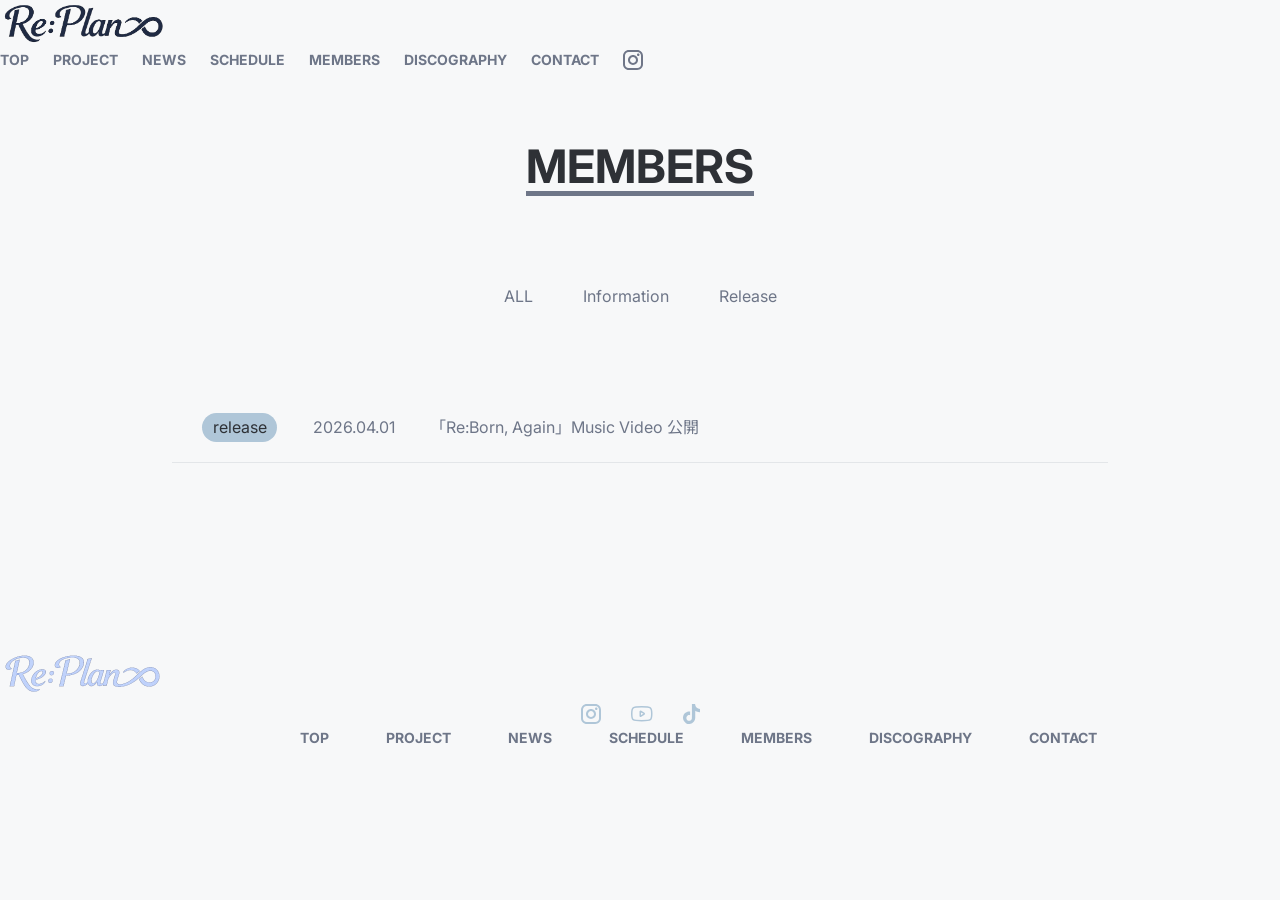
<file: members.html>
<!DOCTYPE html>
<html lang="ja">

<head>
    <meta charset="UTF-8">
    <meta name="viewport" content="width=device-width, initial-scale=1.0">

    <link rel="stylesheet" href="./css/reset.css">
    <link rel="preconnect" href="https://fonts.googleapis.com">
    <link rel="preconnect" href="https://fonts.gstatic.com" crossorigin>
    <link
        href="https://fonts.googleapis.com/css2?family=Inter:ital,opsz,wght@0,14..32,100..900;1,14..32,100..900&family=Noto+Sans+JP:wght@100..900&display=swap"
        rel="stylesheet">
    <link rel="stylesheet" href="./css/style.css">
    <title>メンバー | Re:Plan∞</title>
</head>

<body>
    <header class="l-header">
        <p class="c-header-logo">
            <a href="./index.html">
                <img src="./image/logo.png" alt="リプランエイト">
            </a>
        </p>
        <nav>
            <div class="c-header__pc">
                <ul class="c-header-nav">
                    <li class="c-header-nav__list">
                        <a href="./index.html">TOP</a>
                    </li>
                    <li class="c-header-nav__list">
                        <a href="./project.html">PROJECT</a>
                    </li>
                    <li class="c-header-nav__list">
                        <a href="./news.html">NEWS</a>
                    </li>
                    <li class="c-header-nav__list">
                        <a href="./schedule.html">SCHEDULE</a>
                    </li>
                    <li class="c-header-nav__list">
                        <a href="./members.html">MEMBERS</a>
                    </li>
                    <li class="c-header-nav__list">
                        <a href="./discography.html">DISCOGRAPHY</a>
                    </li>
                    <li class="c-header-nav__list">
                        <a href="./contact.html">CONTACT</a>
                    </li>
                    <li class="c-header-nav__list c-logo__insta">
                        <a href="">
                            <img src="./image/logo-insta__header.svg" alt="インスタグラム">
                        </a>
                    </li>
                </ul>
            </div>
        </nav>
    </header>

    <main>
        <section class="l-sec-news l-wrapper">
            <h1 class="c-title">
                members
            </h1>

            <ul class="c-news__list">
                <li>ALL</li>
                <li>Information</li>
                <li>Release</li>
            </ul>

            <div class="c-news-item">
                <div class="c-news-item__data">
                    <span class="c-news-item__label">release</span>
                    <time datetime="2026-04-01" class="c-news-item__time">2026.04.01</time>
                </div>
                <p class="c-news-item__title">「Re:Born, Again」Music Video 公開</p>
            </div>
        </section>

        <!-- ボタン -->
        <!-- <div class="c-btn-container">
            <p class="c-btn">
                <a href="">VIEW MORE</a>
            </p>
        </div> -->

    </main>

    <footer class="l-footer">
        <a href="./index.html">
            <img class="c-footer-logo" src="./image/logo-footer.png" alt="リプランエイト">
        </a>
        <div class="c-footer-sns">
            <ul>
                <li class="c-logo__insta">
                    <a href="">
                        <img src="./image/logo-insta__footer.svg" alt="インスタグラム">
                    </a>
                </li>
                <li class="c-logo__you">
                    <a href="">
                        <img src="./image/logo-you__footer.svg" alt="ユーチューブ">
                    </a>
                </li>
                <li class="c-logo__tik">
                    <a href="">
                        <img src="./image/logo-tiktok__footer.svg" alt="ティックトック">
                    </a>
                </li>
            </ul>
        </div>
        <div class="c-footer-nav">
            <ul>
                <li class="c-footer-nav__list">
                    <a href="./index.html">TOP</a>
                </li>
                <li class="c-footer-nav__list">
                    <a href="./project.html">PROJECT</a>
                </li>
                <li class="c-footer-nav__list">
                    <a href="./news.html">NEWS</a>
                </li>
                <li class="c-footer-nav__list">
                    <a href="./schedule.html">SCHEDULE</a>
                </li>
                <li class="c-footer-nav__list">
                    <a href="./members.html">MEMBERS</a>
                </li>
                <li class="c-footer-nav__list">
                    <a href="./discography.html">DISCOGRAPHY</a>
                </li>
                <li class="c-footer-nav__list">
                    <a href="./contact.html">CONTACT</a>
                </li>
            </ul>
        </div>
        <small class="c-copy">&copy;Re:Plan∞ / Infinity Culture Lab</small>
        <p class="c-copy">
            Observation Log archived by Infinity Culture Lab
        </p>

    </footer>
</body>

</html>
</file>
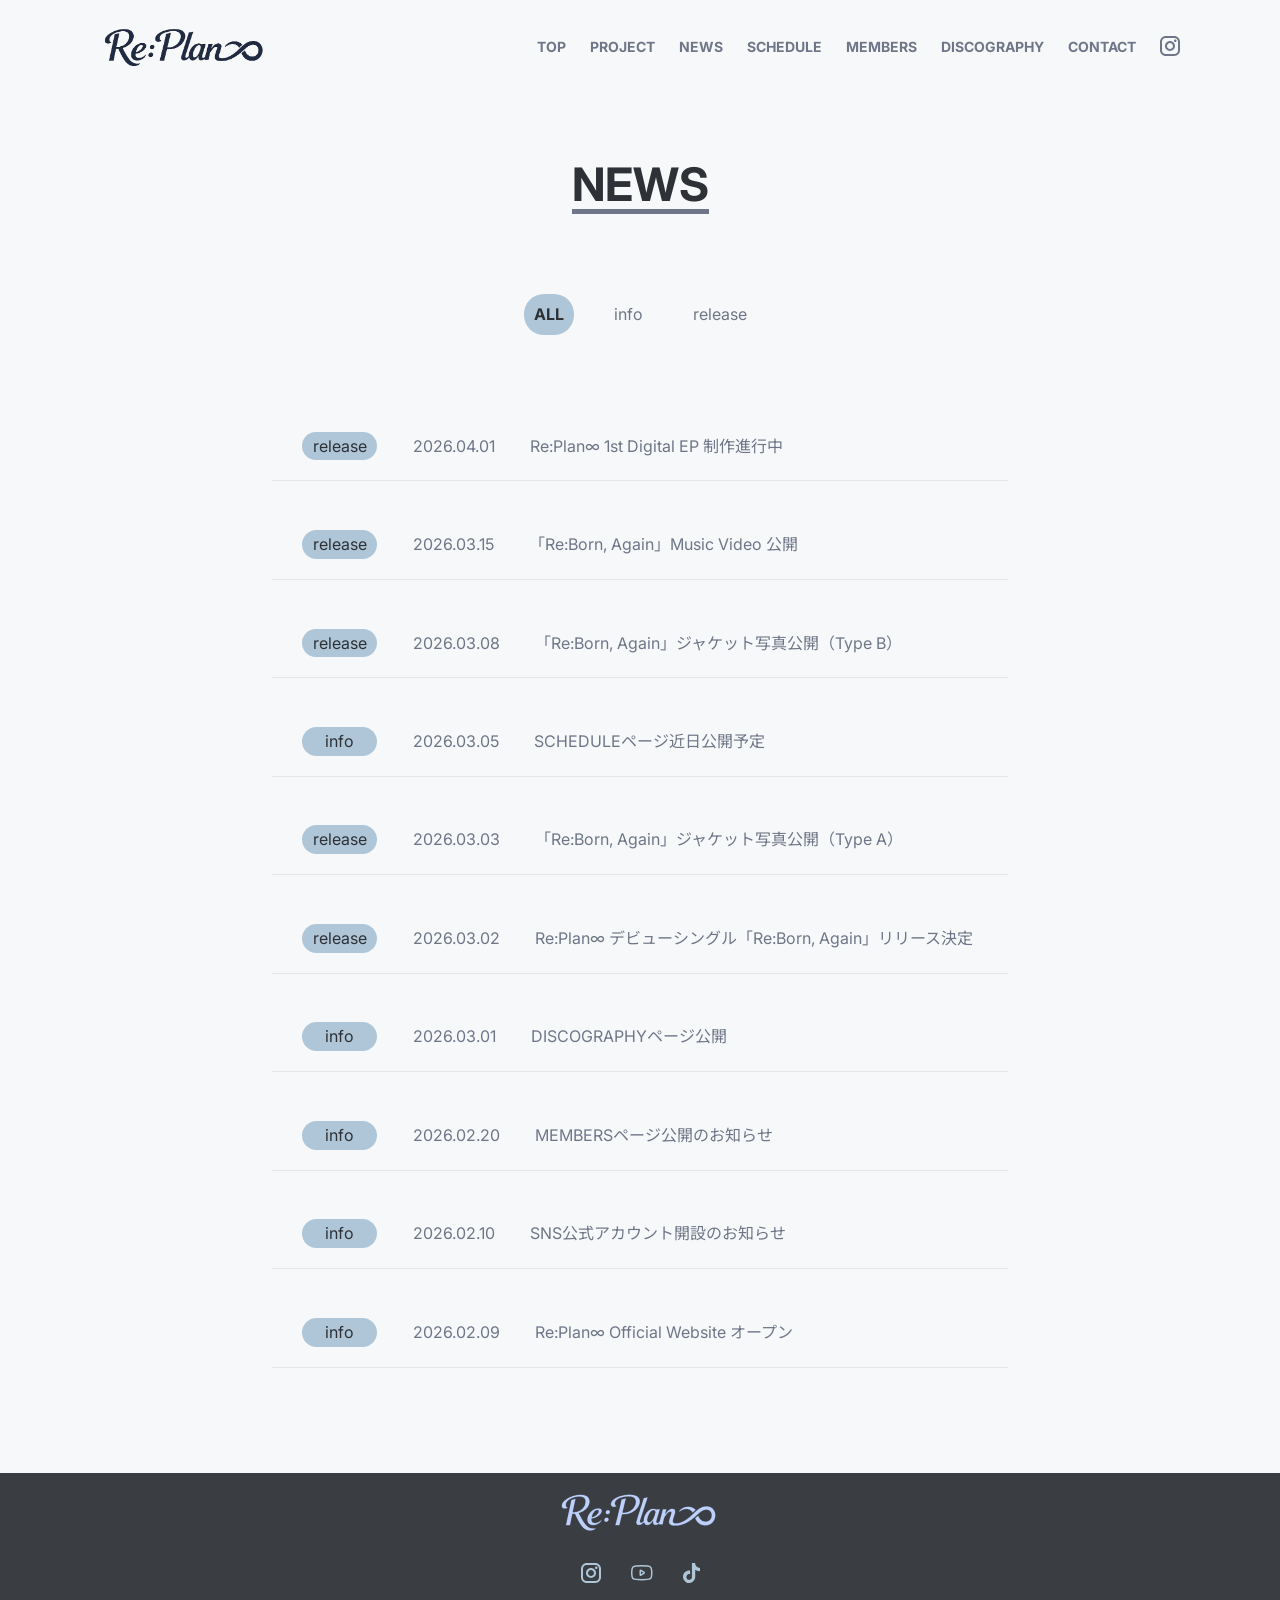
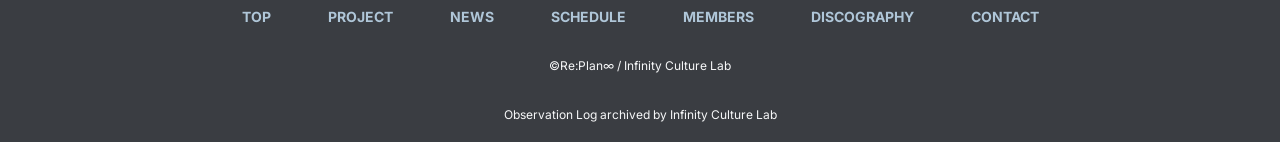
<file: news.html>
<!DOCTYPE html>
<html lang="ja">

<head>
    <meta charset="UTF-8">
    <meta name="viewport" content="width=device-width, initial-scale=1.0">

    <link rel="stylesheet" href="./css/reset.css">
    <link rel="preconnect" href="https://fonts.googleapis.com">
    <link rel="preconnect" href="https://fonts.gstatic.com" crossorigin>
    <link
        href="https://fonts.googleapis.com/css2?family=Inter:ital,opsz,wght@0,14..32,100..900;1,14..32,100..900&family=Noto+Sans+JP:wght@100..900&display=swap"
        rel="stylesheet">
    <link rel="stylesheet" href="./style.css">
    <title>ニュース | Re:Plan∞</title>
</head>

<body>
    <header>
        <div class="l-header__pc">
            <p class="c-header-logo">
                <a href="./index.html">
                    <img src="./image/logo.png" alt="リプランエイト">
                </a>
            </p>
            <nav>
                <div class="c-header__pc">
                    <ul class="c-header-nav">
                        <li class="c-header-nav__list">
                            <a href="./index.html">TOP</a>
                        </li>
                        <li class="c-header-nav__list">
                            <a href="./project.html">PROJECT</a>
                        </li>
                        <li class="c-header-nav__list">
                            <a href="./news.html">NEWS</a>
                        </li>
                        <li class="c-header-nav__list">
                            <a href="./schedule.html">SCHEDULE</a>
                        </li>
                        <li class="c-header-nav__list">
                            <a href="./member.html">MEMBERS</a>
                        </li>
                        <li class="c-header-nav__list">
                            <a href="./discography.html">DISCOGRAPHY</a>
                        </li>
                        <li class="c-header-nav__list">
                            <a href="./contact.html">CONTACT</a>
                        </li>
                        <li class="c-header-nav__list c-logo__insta">
                            <a href="">
                                <img src="./image/logo-insta__header.svg" alt="インスタグラム">
                            </a>
                        </li>
                    </ul>
                </div>
            </nav>
        </div>
        <div class="l-header__sp">
            <p class="c-header-logo">
                <a href="./index.html">
                    <img src="./image/logo.png" alt="リプランエイト">
                </a>
            </p>
            <img src="./image/hamburger.svg" alt="">
        </div>
    </header>
    <main>
        <section class="l-sec-news l-wrapper">
            <h1 class="c-title">
                news
            </h1>

            <ul class="c-news__list">
                <li>ALL</li>
                <li>info</li>
                <li>release</li>
            </ul>

            <div class="l-news__wrapper js-news-list">
                <!-- JSでニュースを生成 -->
            </div>

        </section>


    </main>

    <footer>
        <div class="l-footer__pc">
            <a href="./index.html">
                <img class="c-footer-logo" src="./image/logo-footer.png" alt="リプランエイト">
            </a>
            <div class="c-footer-sns">
                <ul>
                    <li class="c-logo__insta">
                        <a href="">
                            <img src="./image/logo-insta__footer.svg" alt="インスタグラム">
                        </a>
                    </li>
                    <li class="c-logo__you">
                        <a href="">
                            <img src="./image/logo-you__footer.svg" alt="ユーチューブ">
                        </a>
                    </li>
                    <li class="c-logo__tik">
                        <a href="">
                            <img src="./image/logo-tiktok__footer.svg" alt="ティックトック">
                        </a>
                    </li>
                </ul>
            </div>
            <div class="c-footer-nav">
                <ul>
                    <li class="c-footer-nav__list">
                        <a href="./index.html">TOP</a>
                    </li>
                    <li class="c-footer-nav__list">
                        <a href="./project.html">PROJECT</a>
                    </li>
                    <li class="c-footer-nav__list">
                        <a href="./news.html">NEWS</a>
                    </li>
                    <li class="c-footer-nav__list">
                        <a href="./schedule.html">SCHEDULE</a>
                    </li>
                    <li class="c-footer-nav__list">
                        <a href="./member.html">MEMBERS</a>
                    </li>
                    <li class="c-footer-nav__list">
                        <a href="./discography.html">DISCOGRAPHY</a>
                    </li>
                    <li class="c-footer-nav__list">
                        <a href="./contact.html">CONTACT</a>
                    </li>
                </ul>
            </div>
            <small class="c-copy">&copy;Re:Plan∞ / Infinity Culture Lab</small>
            <p class="c-copy">
                Observation Log archived by Infinity Culture Lab
            </p>
        </div>
        <div class="l-footer__sp">
            <a href="./index.html">
                <img class="c-footer-logo" src="./image/logo-footer.png" alt="リプランエイト">
            </a>
            <div class="c-footer-sns">
                <ul>
                    <li class="c-logo__insta">
                        <a href="">
                            <img src="./image/logo-insta__footer.svg" alt="インスタグラム">
                        </a>
                    </li>
                    <li class="c-logo__you">
                        <a href="">
                            <img src="./image/logo-you__footer.svg" alt="ユーチューブ">
                        </a>
                    </li>
                    <li class="c-logo__tik">
                        <a href="">
                            <img src="./image/logo-tiktok__footer.svg" alt="ティックトック">
                        </a>
                    </li>
                </ul>
            </div>
            <small class="c-copy">&copy;Re:Plan∞ / Infinity Culture Lab</small>
            <p class="c-copy">
                Observation Log archived by Infinity Culture Lab
            </p>
        </div>

    </footer>

    <script src="./js/news-data.js"></script>
    <script src="./js/news.js"></script>
</body>

</html>
</file>
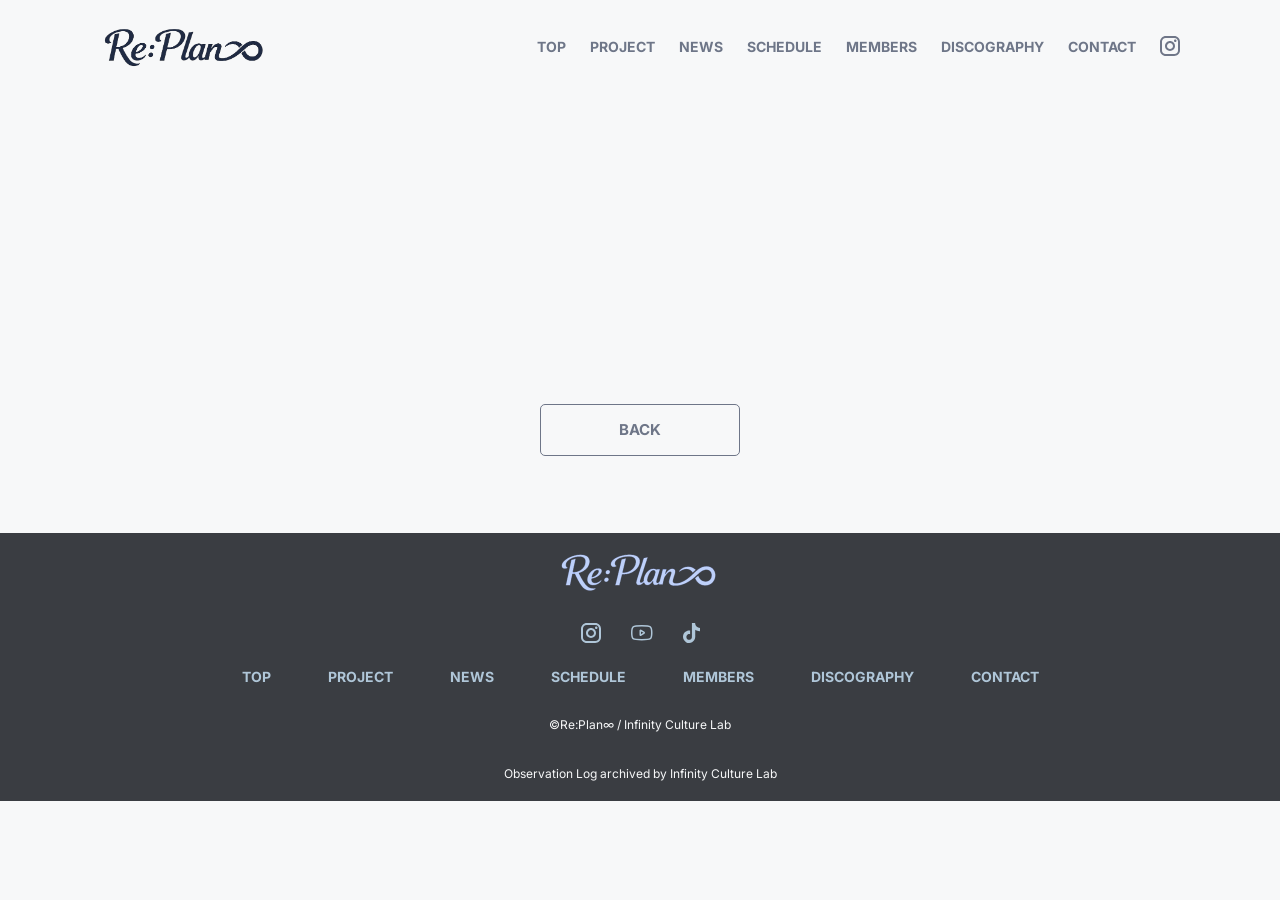
<file: news_detail.html>
<!DOCTYPE html>
<html lang="ja">

<head>
  <meta charset="UTF-8">
  <meta name="viewport" content="width=device-width, initial-scale=1.0">

  <link rel="stylesheet" href="./css/reset.css">
  <link rel="preconnect" href="https://fonts.googleapis.com">
  <link rel="preconnect" href="https://fonts.gstatic.com" crossorigin>
  <link
    href="https://fonts.googleapis.com/css2?family=Inter:ital,opsz,wght@0,14..32,100..900;1,14..32,100..900&family=Noto+Sans+JP:wght@100..900&display=swap"
    rel="stylesheet">
  <link rel="stylesheet" href="./style.css">
  <title>ニュース | Re:Plan∞</title>
</head>

<body>
  <header>
    <div class="l-header__pc">
      <p class="c-header-logo">
        <a href="./index.html">
          <img src="./image/logo.png" alt="リプランエイト">
        </a>
      </p>
      <nav>
        <div class="c-header__pc">
          <ul class="c-header-nav">
            <li class="c-header-nav__list">
              <a href="./index.html">TOP</a>
            </li>
            <li class="c-header-nav__list">
              <a href="./project.html">PROJECT</a>
            </li>
            <li class="c-header-nav__list">
              <a href="./news.html">NEWS</a>
            </li>
            <li class="c-header-nav__list">
              <a href="./schedule.html">SCHEDULE</a>
            </li>
            <li class="c-header-nav__list">
              <a href="./member.html">MEMBERS</a>
            </li>
            <li class="c-header-nav__list">
              <a href="./discography.html">DISCOGRAPHY</a>
            </li>
            <li class="c-header-nav__list">
              <a href="./contact.html">CONTACT</a>
            </li>
            <li class="c-header-nav__list c-logo__insta">
              <a href="">
                <img src="./image/logo-insta__header.svg" alt="インスタグラム">
              </a>
            </li>
          </ul>
        </div>
      </nav>
    </div>
    <div class="l-header__sp">
      <p class="c-header-logo">
        <a href="./index.html">
          <img src="./image/logo.png" alt="リプランエイト">
        </a>
      </p>
      <img src="./image/hamburger.svg" alt="">
    </div>
  </header>
  <main>
    <section class="l-sec-news l-wrapper">
      <h1 class="c-news-detail__title js-news-title"></h1>

      <p class="c-news-detail__date">
        <time class="js-news-date"></time>
      </p>

      <p class="c-news__desc js-news-desc"></p>

      <div class="c-btn-container">
        <p class="c-btn">
          <a href="./news.html">BACK</a>
        </p>
      </div>
    </section>

  </main>

  <footer>
    <div class="l-footer__pc">
      <a href="./index.html">
        <img class="c-footer-logo" src="./image/logo-footer.png" alt="リプランエイト">
      </a>
      <div class="c-footer-sns">
        <ul>
          <li class="c-logo__insta">
            <a href="">
              <img src="./image/logo-insta__footer.svg" alt="インスタグラム">
            </a>
          </li>
          <li class="c-logo__you">
            <a href="">
              <img src="./image/logo-you__footer.svg" alt="ユーチューブ">
            </a>
          </li>
          <li class="c-logo__tik">
            <a href="">
              <img src="./image/logo-tiktok__footer.svg" alt="ティックトック">
            </a>
          </li>
        </ul>
      </div>
      <div class="c-footer-nav">
        <ul>
          <li class="c-footer-nav__list">
            <a href="./index.html">TOP</a>
          </li>
          <li class="c-footer-nav__list">
            <a href="./project.html">PROJECT</a>
          </li>
          <li class="c-footer-nav__list">
            <a href="./news.html">NEWS</a>
          </li>
          <li class="c-footer-nav__list">
            <a href="./schedule.html">SCHEDULE</a>
          </li>
          <li class="c-footer-nav__list">
            <a href="./member.html">MEMBERS</a>
          </li>
          <li class="c-footer-nav__list">
            <a href="./discography.html">DISCOGRAPHY</a>
          </li>
          <li class="c-footer-nav__list">
            <a href="./contact.html">CONTACT</a>
          </li>
        </ul>
      </div>
      <small class="c-copy">&copy;Re:Plan∞ / Infinity Culture Lab</small>
      <p class="c-copy">
        Observation Log archived by Infinity Culture Lab
      </p>
    </div>
    <div class="l-footer__sp">
      <a href="./index.html">
        <img class="c-footer-logo" src="./image/logo-footer.png" alt="リプランエイト">
      </a>
      <div class="c-footer-sns">
        <ul>
          <li class="c-logo__insta">
            <a href="">
              <img src="./image/logo-insta__footer.svg" alt="インスタグラム">
            </a>
          </li>
          <li class="c-logo__you">
            <a href="">
              <img src="./image/logo-you__footer.svg" alt="ユーチューブ">
            </a>
          </li>
          <li class="c-logo__tik">
            <a href="">
              <img src="./image/logo-tiktok__footer.svg" alt="ティックトック">
            </a>
          </li>
        </ul>
      </div>
      <small class="c-copy">&copy;Re:Plan∞ / Infinity Culture Lab</small>
      <p class="c-copy">
        Observation Log archived by Infinity Culture Lab
      </p>
    </div>

  </footer>

  <script src="./js/news-data.js"></script>
  <script src="./js/news_detail.js"></script>
</body>

</html>
</file>
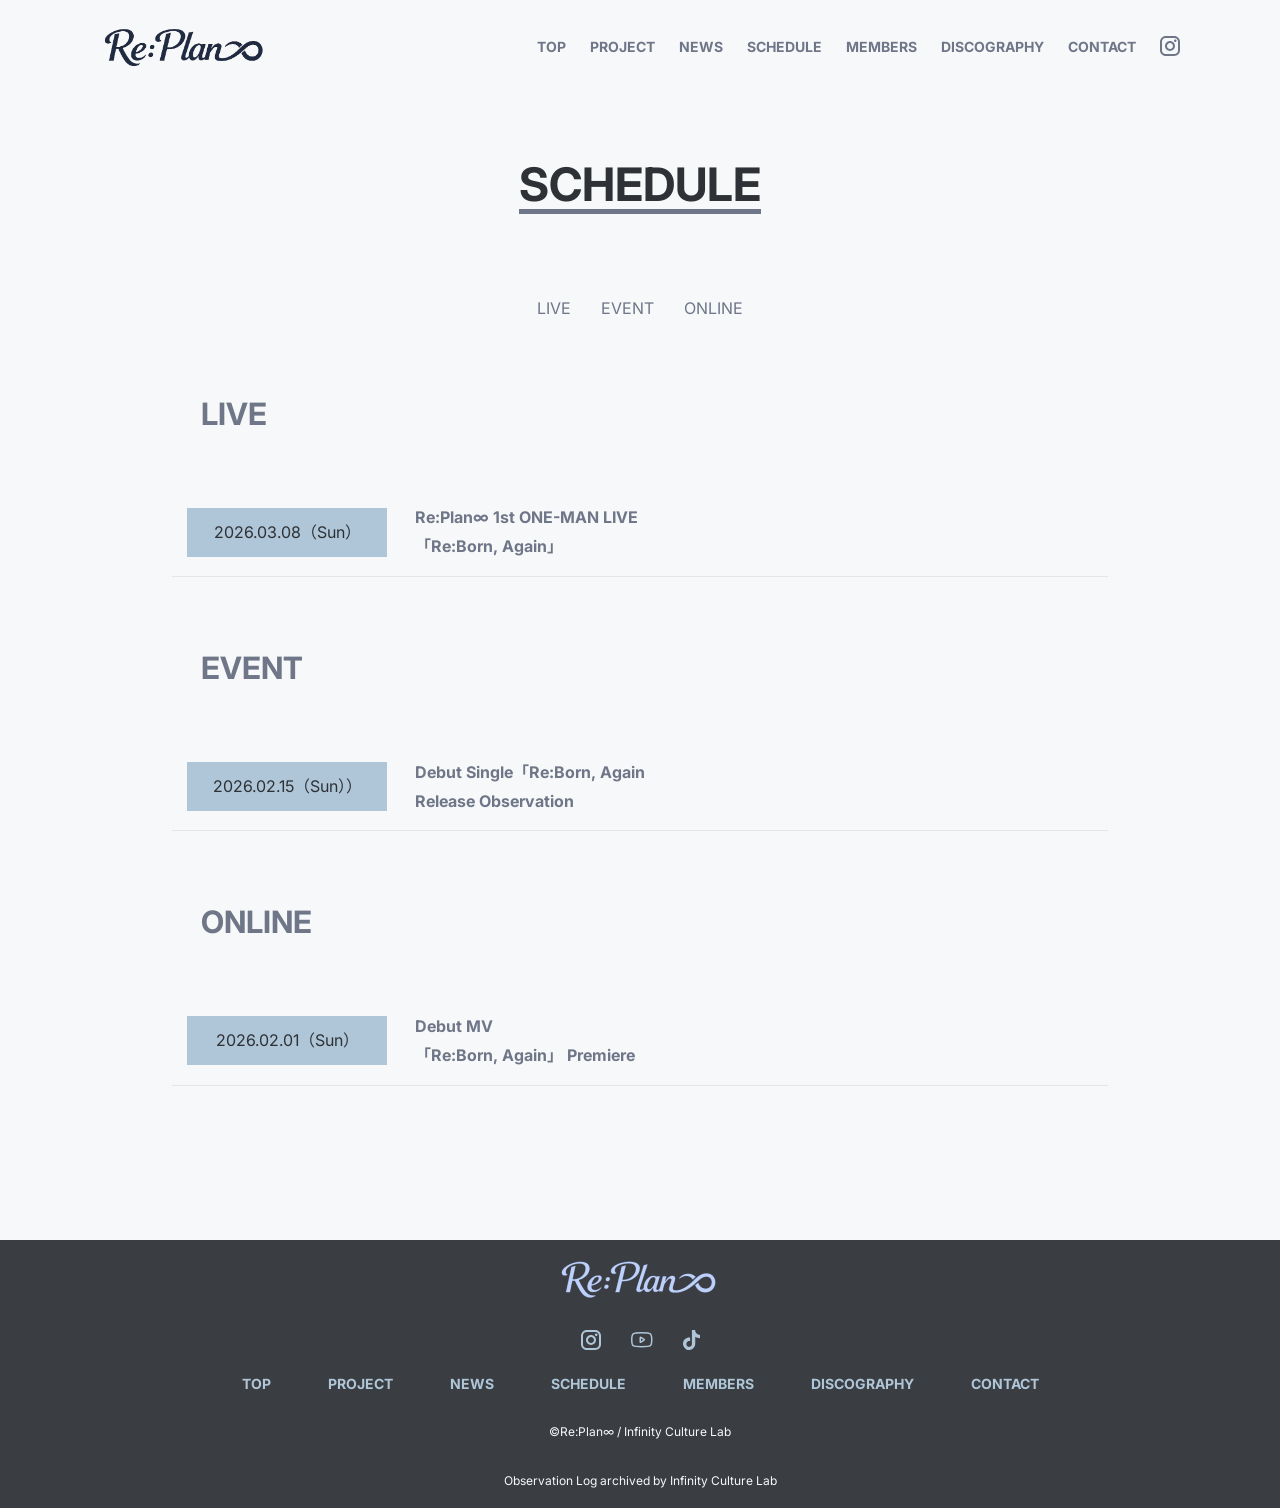
<file: schedule.html>
<!DOCTYPE html>
<html lang="ja">

<head>
    <meta charset="UTF-8">
    <meta name="viewport" content="width=device-width, initial-scale=1.0">

    <link rel="stylesheet" href="./css/reset.css">
    <link rel="preconnect" href="https://fonts.googleapis.com">
    <link rel="preconnect" href="https://fonts.gstatic.com" crossorigin>
    <link
        href="https://fonts.googleapis.com/css2?family=Inter:ital,opsz,wght@0,14..32,100..900;1,14..32,100..900&family=Noto+Sans+JP:wght@100..900&display=swap"
        rel="stylesheet">
    <link rel="stylesheet" href="./style.css">
    <title>スケジュール | Re:Plan∞</title>
</head>

<body>
    <header class="l-header__pc">
        <h1 class="c-header-logo">
            <a href="./index.html">
                <img src="./image/logo.png" alt="リプランエイト">
            </a>
        </h1>
        <nav>
            <div class="c-header__pc">
                <ul class="c-header-nav">
                    <li class="c-header-nav__list">
                        <a href="./index.html">TOP</a>
                    </li>
                    <li class="c-header-nav__list">
                        <a href="./project.html">PROJECT</a>
                    </li>
                    <li class="c-header-nav__list">
                        <a href="./news.html">NEWS</a>
                    </li>
                    <li class="c-header-nav__list">
                        <a href="./schedule.html">SCHEDULE</a>
                    </li>
                    <li class="c-header-nav__list">
                        <a href="./member.html">MEMBERS</a>
                    </li>
                    <li class="c-header-nav__list">
                        <a href="./discography.html">DISCOGRAPHY</a>
                    </li>
                    <li class="c-header-nav__list">
                        <a href="./contact.html">CONTACT</a>
                    </li>
                    <li class="c-header-nav__list c-logo__insta">
                        <a href="">
                            <img src="./image/logo-insta__header.svg" alt="インスタグラム">
                        </a>
                    </li>
                </ul>
            </div>
        </nav>
    </header>
    <header class="l-header__sp">
        <h1 class="c-header-logo">
            <a href="./index.html">
                <img src="./image/logo.png" alt="リプランエイト">
            </a>
        </h1>
        <img src="./image/hamburger.svg" alt="">
    </header>
    <main>
        <section class="l-sec-news l-wrapper">
            <h1 class="c-title">
                schedule
            </h1>

            <ul class="c-sche__list">
                <li><a href="#live">LIVE</a></li>
                <li><a href="#event">EVENT</a></li>
                <li><a href="#online">ONLINE</a></li>
            </ul>

            <div class="c-sche__content" id="live">
                <h2 class="c-sche__title">LIVE</h2>
                <div class="c-sche__item">
                    <p class="c-sche__date">
                        <time datetime="2026-03-08">
                            2026.03.08（Sun）
                        </time>
                    </p>
                    <p class="c-sche__desc">
                        Re:Plan∞ 1st ONE-MAN LIVE <br>
                        「Re:Born, Again」
                    </p>
                </div>
            </div>

            <div class="c-sche__content" id="event">
                <h2 class="c-sche__title">EVENT</h2>
                <div class="c-sche__item">
                    <p class="c-sche__date">
                        <time datetime="2026-02-15">
                            2026.02.15（Sun））
                        </time>
                    </p>
                    <p class="c-sche__desc">
                        Debut Single「Re:Born, Again <br>
                        Release Observation
                    </p>
                </div>
            </div>

            <div class="c-sche__content" id="online">
                <h2 class="c-sche__title">ONLINE</h2>
                <div class="c-sche__item">
                    <p class="c-sche__date">
                        <time datetime="2026-02-01">
                            2026.02.01（Sun）
                        </time>
                    </p>
                    <p class="c-sche__desc">
                        Debut MV <br>
                        「Re:Born, Again」 Premiere
                    </p>
                </div>
            </div>

        </section>

        <!-- ボタン -->
        <!-- <div class="c-btn-container">
            <p class="c-btn">
                <a href="">VIEW MORE</a>
            </p>
        </div> -->

    </main>

    <footer class="l-footer__pc">
        <a href="./index.html">
            <img class="c-footer-logo" src="./image/logo-footer.png" alt="リプランエイト">
        </a>
        <div class="c-footer-sns">
            <ul>
                <li class="c-logo__insta">
                    <a href="">
                        <img src="./image/logo-insta__footer.svg" alt="インスタグラム">
                    </a>
                </li>
                <li class="c-logo__you">
                    <a href="">
                        <img src="./image/logo-you__footer.svg" alt="ユーチューブ">
                    </a>
                </li>
                <li class="c-logo__tik">
                    <a href="">
                        <img src="./image/logo-tiktok__footer.svg" alt="ティックトック">
                    </a>
                </li>
            </ul>
        </div>
        <div class="c-footer-nav">
            <ul>
                <li class="c-footer-nav__list">
                    <a href="./index.html">TOP</a>
                </li>
                <li class="c-footer-nav__list">
                    <a href="./project.html">PROJECT</a>
                </li>
                <li class="c-footer-nav__list">
                    <a href="./news.html">NEWS</a>
                </li>
                <li class="c-footer-nav__list">
                    <a href="./schedule.html">SCHEDULE</a>
                </li>
                <li class="c-footer-nav__list">
                    <a href="./member.html">MEMBERS</a>
                </li>
                <li class="c-footer-nav__list">
                    <a href="./discography.html">DISCOGRAPHY</a>
                </li>
                <li class="c-footer-nav__list">
                    <a href="./contact.html">CONTACT</a>
                </li>
            </ul>
        </div>
        <small class="c-copy">&copy;Re:Plan∞ / Infinity Culture Lab</small>
        <p class="c-copy">
            Observation Log archived by Infinity Culture Lab
        </p>

    </footer>
    <footer class="l-footer__sp">
        <a href="./index.html">
            <img class="c-footer-logo" src="./image/logo-footer.png" alt="リプランエイト">
        </a>
        <div class="c-footer-sns">
            <ul>
                <li class="c-logo__insta">
                    <a href="">
                        <img src="./image/logo-insta__footer.svg" alt="インスタグラム">
                    </a>
                </li>
                <li class="c-logo__you">
                    <a href="">
                        <img src="./image/logo-you__footer.svg" alt="ユーチューブ">
                    </a>
                </li>
                <li class="c-logo__tik">
                    <a href="">
                        <img src="./image/logo-tiktok__footer.svg" alt="ティックトック">
                    </a>
                </li>
            </ul>
        </div>
        <small class="c-copy">&copy;Re:Plan∞ / Infinity Culture Lab</small>
        <p class="c-copy">
            Observation Log archived by Infinity Culture Lab
        </p>

    </footer>
</body>

</html>
</file>
<file: style.css>
@charset "UTF-8";

/* 
Theme Name : Re:Plan∞
Description : Re:Plan∞のテーマ
Author : Ehara
Version : 1.0 */

:root {
    --base-white: #f7f8f9;
    --font-base: #6E7688;
    --font-sub: #9AA1A8;
    --hover: #AFC6D8;
    --border: #E3E6E9;
    --font-strong: #2E3136;
    --bg-light: #D2DEEE;
    --base-dark: #3A3D42;
}

/* layout */
body {
    font-family: 'Inter', 'Noto Sans JP', sans-serif;
    color: var(--font-base);
    font-size: 16px;
    background: var(--base-white);
    line-height: 180%;
    margin: 0 auto;
}

img {
    max-width: 100%;
}

a:hover {
    text-decoration: underline 1px var(--font-base);
}

/* -----------------共通部分---------------- */
/* layout */
.l-header__pc {
    display: none
}

.l-header__sp {
    display: flex;
    justify-content: space-between;
    padding: 24px 15px;

}

.l-footer__pc {
    display: none;
}

.l-footer__sp {
    background: var(--base-dark);
    color: var(--hover);
    display: flex;
    flex-direction: column;
    align-items: center;
    gap: 20px;
    padding-block: 12px;
}

.l-wrapper {
    margin-inline: clamp(15px, -50.141px + 17.371vw, 200px);
}

section {
    padding-block: clamp(60px, 52.958px + 1.878vw, 80px);
    text-align: center;
}

.l-mbe--6080 {
    margin-block-end: clamp(60px, 52.958px + 1.878vw, 80px);
}

/* component */
/* header */
.c-header-logo {
    width: 168px;
    max-width: none;
    flex-shrink: 0;
}

.c-header-nav {
    display: flex;
    gap: 24px;
    align-items: center;
}

.c-header-nav__list a {
    font-size: 14px;
    font-weight: bold;
}

.c-header-nav__list:hover {
    text-decoration: underline 1px var(--font-base);
}

.c-logo__insta a img {
    display: block;
}

/* other */
.c-bread {
    font-size: 12px;
}

.c-title {
    font-size: clamp(32px, 26.146px + 1.561vw, 48px);
    font-weight: bold;
    color: var(--font-strong);
    border-bottom: solid var(--font-base);
    border-bottom-width: clamp(5px, 4.634px + 0.098vw, 6px);
    display: inline-block;
    text-transform: uppercase;
    margin-block-end: 80px;
    padding-block-end: 10px;
}

.c-btn-container {
    text-align: center;
}

.c-btn {
    border: 1px solid var(--font-base);
    display: inline-block;
    padding-block: 10px;
    width: 200px;
    text-align: center;
    border-radius: 5px;
    margin-block-start: 80px;
}

.c-btn a {
    font-size: 15px;
    font-weight: bold;
}


/* footer */
.l-footer {
    margin-block-start: clamp(60px, 52.958px + 1.878vw, 80px);
}

.c-footer-logo {
    width: 168px;
}

.c-footer-sns ul {
    display: flex;
    justify-content: center;
    gap: 30px;
    align-items: center;
    line-height: 100%;
}

.c-footer-nav ul {
    display: flex;
    justify-content: space-between;
    gap: 57px;
    padding-inline: 300px;
}

.c-footer-nav__list {
    font-size: 14px;
    font-weight: bold;
}

/* .c-footer-sns li:hover,
.c-footer-nav__list:hover {
    border-bottom: 1px solid var(--hover);
} */

.c-copy {
    font-size: 12px;
    color: var(--base-white);
}

/* -----------------top-------------------- */

.c-top--pro__text {
    text-align: center;
    line-height: 2;
}

.l-top__sec--members {
    background: var(--bg-light);
}

.l-top__mem--photo {
    display: flex;
    flex-direction: column;
    align-items: center;
    gap: clamp(30px, -1.690px + 8.451vw, 120px);
}

.c-top__mem--img {
    width: 250px;
}

/* -----------------project-------------------- */
.c-pro-text {
    padding-block: 20px;
    line-height: 1.9;
}

.c-pro-img {
    width: 90%;
    padding-block-end: 60px;
}

/* -----------------news-------------------- */
.c-news__list,
.c-sche__list {
    display: flex;
    justify-content: center;
    gap: 30px;
    margin-block-end: clamp(60px, 52.958px + 1.878vw, 80px);
}

.c-news__list li.is-active a {
    font-weight: bold;

}

.c-news-item {
    display: flex;
    gap: clamp(10px, -0.563px + 2.817vw, 40px);
    flex-direction: column;
    align-items: start;
    margin-inline: auto;
    margin-block-end: clamp(10px, 2.254px + 2.066vw, 32px);
    border-bottom: 1px solid var(--border);
    padding: 10px;
}

.c-news-item__data {
    display: flex;
    gap: clamp(10px, -0.563px + 2.817vw, 40px);
}

.c-news-item__label {
    color: var(--font-strong);
    background: var(--hover);
    padding-inline: 10px;
    border-radius: 50px;
    width: 75px;
}

.c-news-item__title {
    text-align-last: left;
}

.c-news__list li {
    cursor: pointer;
    padding: 6px 10px;
    border-radius: 20px;
    transition: 0.2s;
}

/* 選択状態 */
.c-news__list li.is-active {
    font-weight: bold;
    background: var(--hover);
    color: var(--font-strong);
}

/* -----------------news_detail-------------------- */
.c-news-detail__title {
    font-size: clamp(20px, 14.366px + 1.502vw, 36px);
    font-weight: bold;
    color: var(--font-strong);
    border-bottom: solid var(--font-base);
    border-bottom-width: clamp(5px, 4.634px + 0.098vw, 6px);
    display: inline-block;
    margin-block-end: 80px;
    padding-block-end: 10px;
}

.c-news-detail__date {
    text-align-last: left;
    margin-block-end: 50px;
}

.c-news__desc {
    text-align-last: left;
}

/* -----------------disc-------------------- */
.l-disc {
    display: flex;
    flex-direction: column;
    gap: 60px;
    align-items: center;
}

.c-disc__list {
    display: flex;
    flex-direction: column;
    gap: 30px;
    width: 300px;
}

.c-disc__item {
    display: flex;
    gap: 10px;
    flex-direction: column;
    align-items: start;
}

.c-disc__item--img {
    width: 300px;
    border-radius: 10px;
}

.c-disc__item--label {
    font-size: 15px;
    font-weight: bold;
    background: var(--hover);
    border-radius: 50px;
    color: var(--font-strong);
    padding-inline: 10px;
}

.c-disc__item--date {
    font-size: 15px;
    color: var(--font-sub);
    font-weight: bold;
}

.c-disc__item--title {
    font-weight: bold;
    color: var(--font-strong);
}

/* -----------------discD-------------------- */
.c-discDe-title {
    display: flex;
    flex-direction: column;
    gap: 10px;
    align-items: start;
    margin-block-end: clamp(60px, 52.958px + 1.878vw, 80px);
}

.c-discDe-title--main {
    font-size: 24px;
    font-weight: bold;
    color: var(--font-strong);
}

.c-discDe-title--sub {
    color: var(--font-strong);
}

.c-discDe-list {
    display: flex;
    gap: clamp(30px, 5.352px + 6.573vw, 100px);
    margin-block-end: clamp(60px, 52.958px + 1.878vw, 80px);
}

.c-discDe-list__item {
    flex-shrink: 0;
}

.c-discDe-list__item img {
    width: clamp(150px, 61.972px + 23.474vw, 400px);
}

.c-discDe-list__item p {
    font-weight: bold;
    color: var(--font-strong);
    text-align-last: left;
}

.c-discDe-list__desc--type {
    text-align-last: left;
}


/* -----------------mem-------------------- */
.c-mem__item {
    display: flex;
    flex-direction: column;
    gap: 30px;
    margin-block-end: 60px;
}

.c-mem__img {
    width: clamp(345px, 290.423px + 14.554vw, 500px);
}

.c-mem__name {
    display: flex;
    gap: 10px;
    justify-content: center;
}

.c-mem__name--id {
    font-size: 20px;
    color: var(--font-sub);
    font-weight: bold;
}

.c-mem__name--name {
    font-size: 24px;
    font-weight: bold;
}

.c-mem__info--list {
    display: flex;
    flex-direction: column;
    gap: 20px;
}

.c-mem__info {
    display: flex;
    flex-direction: column;
    gap: 10px;
}

.c-mem__info--cate {
    color: var(--font-strong);
    font-weight: bold;
    background: var(--hover);
    padding-block: 10px;
    width: 345px;
}

.c-members-photos {
    display: flex;
    justify-content: center;
    margin-block-end: clamp(60px, 52.958px + 1.878vw, 80px);
    gap: 20px;
    flex-wrap: wrap;
}

.c-members-photos img {
    width: clamp(65px, 38.592px + 7.042vw, 140px);
}

/* -----------------sche-------------------- */
.c-sche__title {
    font-size: clamp(24px, 21.183px + 0.751vw, 32px);
    font-weight: bold;
    margin-block-end: 60px;
    text-align-last: left;
    padding-inline-start: clamp(25px, 23.239px + 0.469vw, 30px);
}

.c-sche__content {
    margin-block-end: clamp(60px, 52.958px + 1.878vw, 80px);
}

.c-sche__item {
    display: flex;
    flex-direction: column;
    align-items: center;
    padding: 15px;
    gap: clamp(15px, 9.718px + 1.408vw, 30px);
    border-bottom: 1px solid var(--border);
}

.c-sche__date {
    background: var(--hover);
    padding-inline: 20px;
    padding-block: 10px;
    color: var(--font-strong);
    width: 200px;
}

.c-sche__desc {
    text-align-last: left;
    font-weight: bold;
}

.c-pri-text {
    text-align: center;
    margin-block-start: 40px;
    color: var(--base-dark);
}

.c-sche-detail__title {
    font-size: clamp(20px, 10.141px + 2.629vw, 48px);
    font-weight: bold;
    color: var(--font-strong);
    border-bottom: solid var(--font-base);
    border-bottom-width: clamp(5px, 4.634px + 0.098vw, 6px);
    display: inline-block;
    margin-block-end: 80px;
    padding-block-end: 10px;
    line-height: 100%;
}

.c-sche-detail__desc {
    text-align-last: left;
    padding-block-end: 20px;
}

.c-sche-detail__flex {
    display: flex;
    gap: 20px;
}

/* -----------------pri-------------------- */
.c-pri-sec {
    text-align-last: left;
    padding-block: 30px;
}

.c-pri-sec li {
    list-style-type: disc;
    margin-inline-start: 30px;
}

.c-pri-title {
    font-weight: bold;
    padding-block-start: 20px;
    font-size: 18px;
}

/* -----------------contact-------------------- */
input,
textarea {
    border: 2px solid var(--border);
    border-radius: 5px;
    padding: 10px;
    text-align-last: left;
    display: block;
    box-sizing: border-box;
}

input {
    width: 500px;
    height: auto;
}

textarea {
    width: 800px;
    min-height: 150px;
    display: block;
}

.c-form-flex {
    display: flex;
    padding-block: 30px;
    gap: 30px;
    align-items: center;
    border-top: 1px solid var(--hover);
}

.c-form-flex dt {
    width: 300px;
    background: var(--bg-light);
    display: flex;
    align-items: center;
    padding-inline: 15px;
}

.c-form-flex dd {
    text-align-last: left;
}

.c-red {
    color: red;
}

.c-form-list li {
    list-style-type: disc;
    text-align-last: left;
}

.tal {
    padding-block-start: 40px;
}

.w80 {
    height: 80px;
}

.w168 {
    height: 168px;
}

@media(min-width:768px) {

    .l-header__pc {
        display: flex;
        justify-content: space-between;
        align-items: center;
        padding: 24px 100px;
    }

    .l-header__sp,
    .l-footer__sp {
        display: none;
    }

    .l-footer__pc {
        background: var(--base-dark);
        color: var(--hover);
        display: flex;
        flex-direction: column;
        align-items: center;
        gap: 20px;
        padding-block: 12px;
    }

    /* -----------------top-------------------- */
    .l-top__mem--photo {
        flex-direction: row;
        justify-content: center;
    }

    /* -----------------news-------------------- */
    .c-news-item {
        flex-direction: row;
        padding: 20px 30px;
    }

    .l-news__wrapper {
        margin-inline: 100px;
    }

    /* -----------------sche-------------------- */
    .c-sche__item {
        flex-direction: row;
    }

    /* -----------------mem-------------------- */
    .c-mem__item {
        flex-direction: row;
    }

    .c-mem__name {
        flex-direction: column;
        gap: 20px;
        justify-content: start;
        align-items: start;
    }

    .c-mem__info {
        flex-direction: row;
        gap: 30px;
        align-items: center;
    }

    /* -----------------disc-------------------- */
    .l-disc {
        display: grid;
        grid-template-columns: 1fr 1fr 1fr;
        justify-content: start;
        gap: 60px;
    }

}
</file>
<file: css/style.css>
@charset "UTF-8";

:root {
    --base-white: #f7f8f9;
    --font-base: #6E7688;
    --font-sub: #9AA1A8;
    --hover: #AFC6D8;
    --border: #E3E6E9;
    --font-strong: #2E3136;
    --bg-light: #D2DEEE;
    --base-dark: #3A3D42;
}

/* layout */
body {
    font-family: 'Inter', 'Noto Sans JP', sans-serif;
    color: var(--font-base);
    font-size: 16px;
    background: var(--base-white);
    line-height: 180%;
    margin: 0 auto;
}

img {
    max-width: 100%;
}

a:hover {
    text-decoration: underline 1px var(--font-base);
}

/* -----------------共通部分---------------- */
/* layout */
.l-header__pc {
    display: none
}

.l-header__sp {
    display: flex;
    justify-content: space-between;
    padding: 24px 15px;

}

.l-footer__pc {
    display: none;
}

.l-footer__sp {
    background: var(--base-dark);
    color: var(--hover);
    display: flex;
    flex-direction: column;
    align-items: center;
    gap: 20px;
    padding-block: 12px;
}

.l-wrapper {
    margin-inline: clamp(15px, -50.141px + 17.371vw, 200px);
}

section {
    padding-block: clamp(60px, 52.958px + 1.878vw, 80px);
    text-align: center;
}

.l-mbe--6080 {
    margin-block-end: clamp(60px, 52.958px + 1.878vw, 80px);
}

/* component */
/* header */
.c-header-logo {
    width: 168px;
    max-width: none;
    flex-shrink: 0;
}

.c-header-nav {
    display: flex;
    gap: 24px;
    align-items: center;
}

.c-header-nav__list a {
    font-size: 14px;
    font-weight: bold;
}

.c-header-nav__list:hover {
    text-decoration: underline 1px var(--font-base);
}

.c-logo__insta a img {
    display: block;
}

/* other */
.c-title {
    font-size: clamp(32px, 26.146px + 1.561vw, 48px);
    font-weight: bold;
    color: var(--font-strong);
    border-bottom: solid var(--font-base);
    border-bottom-width: clamp(5px, 4.634px + 0.098vw, 6px);
    display: inline-block;
    text-transform: uppercase;
    margin-block-end: 80px;
    padding-block-end: 10px;
}

.c-btn-container {
    text-align: center;
}

.c-btn {
    border: 1px solid var(--font-base);
    display: inline-block;
    padding-block: 10px;
    width: 200px;
    text-align: center;
    border-radius: 5px;
    margin-block-start: 80px;
}

.c-btn a {
    font-size: 15px;
    font-weight: bold;
}


/* footer */
.l-footer {
    margin-block-start: clamp(60px, 52.958px + 1.878vw, 80px);
}

.c-footer-logo {
    width: 168px;
}

.c-footer-sns ul {
    display: flex;
    justify-content: center;
    gap: 30px;
    align-items: center;
    line-height: 100%;
}

.c-footer-nav ul {
    display: flex;
    justify-content: space-between;
    gap: 57px;
    padding-inline: 300px;
}

.c-footer-nav__list {
    font-size: 14px;
    font-weight: bold;
}

/* .c-footer-sns li:hover,
.c-footer-nav__list:hover {
    border-bottom: 1px solid var(--hover);
} */

.c-copy {
    font-size: 12px;
    color: var(--base-white);
}

/* -----------------top-------------------- */

.c-top--pro__text {
    text-align: center;
    line-height: 2;
}

.l-top__sec--members {
    background: var(--bg-light);
}

.l-top__mem--photo {
    display: flex;
    flex-direction: column;
    align-items: center;
    gap: clamp(30px, -1.690px + 8.451vw, 120px);
}

.c-top__mem--img {
    width: 250px;
}

/* -----------------news-------------------- */
.c-news__list,
.c-sche__list {
    display: flex;
    justify-content: center;
    gap: 30px;
    margin-block-end: clamp(60px, 52.958px + 1.878vw, 80px);
}

.c-news__list li.is-active {
    font-weight: bold;
    border-bottom: 2px solid #000;
}


.c-news-item {
    display: flex;
    gap: clamp(10px, -0.563px + 2.817vw, 40px);
    flex-direction: column;
    align-items: start;
    margin-inline: auto;
    margin-block-end: clamp(10px, 2.254px + 2.066vw, 32px);
    border-bottom: 1px solid var(--border);
    padding: 10px;
}

.c-news-item__data {
    display: flex;
    gap: clamp(10px, -0.563px + 2.817vw, 40px);
}

.c-news-item__label {
    color: var(--font-strong);
    background: var(--hover);
    padding-inline: 10px;
    border-radius: 50px;
    width: 75px;
}

.c-news-item__title {
    text-align-last: left;
}

.c-news__list li {
    cursor: pointer;
    padding: 6px 10px;
    border-radius: 20px;
    transition: 0.2s;
}

/* 選択状態 */
.c-news__list li.is-active {
    font-weight: bold;
    background: var(--hover);
    color: var(--font-strong);
}

/* -----------------news_detail-------------------- */
.c-news-detail__title {
    font-size: clamp(20px, 10.141px + 2.629vw, 48px);
    font-weight: bold;
    color: var(--font-strong);
    border-bottom: solid var(--font-base);
    border-bottom-width: clamp(5px, 4.634px + 0.098vw, 6px);
    display: inline-block;
    margin-block-end: 80px;
    padding-block-end: 10px;
}

.c-news-detail__date {
    text-align-last: left;
    margin-block-end: 50px;
}

.c-news__desc {
    text-align-last: left;
}

/* -----------------disc-------------------- */
.l-disc {
    display: flex;
    flex-direction: column;
    gap: 60px;
    align-items: center;
}

.c-disc__list {
    display: flex;
    flex-direction: column;
    gap: 30px;
    width: 300px;
}

.c-disc__item {
    display: flex;
    gap: 10px;
    flex-direction: column;
    align-items: start;
}

.c-disc__item--img {
    width: 300px;
    border-radius: 10px;
}

.c-disc__item--label {
    font-size: 15px;
    font-weight: bold;
    background: var(--hover);
    border-radius: 50px;
    color: var(--font-strong);
    padding-inline: 10px;
}

.c-disc__item--date {
    font-size: 15px;
    color: var(--font-sub);
    font-weight: bold;
}

.c-disc__item--title {
    font-weight: bold;
    color: var(--font-strong);
}

/* -----------------discD-------------------- */
.c-discDe-title {
    display: flex;
    flex-direction: column;
    gap: 10px;
    align-items: start;
    margin-block-end: clamp(60px, 52.958px + 1.878vw, 80px);
}

.c-discDe-title--main {
    font-size: 24px;
    font-weight: bold;
    color: var(--font-strong);
}

.c-discDe-title--sub {
    color: var(--font-strong);
}

.c-discDe-list {
    display: flex;
    gap: clamp(30px, 5.352px + 6.573vw, 100px);
    margin-block-end: clamp(60px, 52.958px + 1.878vw, 80px);
}

.c-discDe-list__item {
    flex-shrink: 0;
}

.c-discDe-list__item img {
    width: clamp(150px, 61.972px + 23.474vw, 400px);
}

.c-discDe-list__item p {
    font-weight: bold;
    color: var(--font-strong);
    text-align-last: left;
}

.c-discDe-list__desc--type {
    text-align-last: left;
}


/* -----------------mem-------------------- */
.c-mem__item {
    display: flex;
    flex-direction: column;
    gap: 30px;
    margin-block-end: 60px;

}

.c-mem__img {
    width: clamp(345px, 290.423px + 14.554vw, 500px);
}

.c-mem__name {
    display: flex;
    gap: 10px;
    justify-content: center;
}

.c-mem__name--id {
    font-size: 20px;
    color: var(--font-sub);
    font-weight: bold;
}

.c-mem__name--name {
    font-size: 24px;
    font-weight: bold;
}

.c-mem__info--list {
    display: flex;
    flex-direction: column;
    gap: 20px;
}

.c-mem__info {
    display: flex;
    flex-direction: column;
    gap: 10px;
}

.c-mem__info--cate {
    color: var(--font-strong);
    font-weight: bold;
    background: var(--hover);
    padding-block: 10px;
    width: 345px;
}

/* -----------------sche-------------------- */
.c-sche__title {
    font-size: clamp(24px, 21.183px + 0.751vw, 32px);
    font-weight: bold;
    margin-block-end: 60px;
    text-align-last: left;
    padding-inline-start: clamp(25px, 23.239px + 0.469vw, 30px);
}

.c-sche__content {
    margin-block-end: clamp(60px, 52.958px + 1.878vw, 80px);
}

.c-sche__item {
    display: flex;
    flex-direction: column;
    align-items: start;
    padding: 15px;
    gap: clamp(15px, 9.718px + 1.408vw, 30px);
    border-bottom: 1px solid var(--border);
}

.c-sche__date {
    background: var(--hover);
    padding-inline: 20px;
    padding-block: 10px;
    color: var(--font-strong);
}

.c-sche__desc {
    text-align-last: left;
    font-weight: bold;
}

@media(min-width:768px) {

    .l-header__pc {
        display: flex;
        justify-content: space-between;
        align-items: center;
        padding: 24px 100px;
    }

    .l-header__sp,
    .l-footer__sp {
        display: none;
    }

    .l-footer__pc {
        background: var(--base-dark);
        color: var(--hover);
        display: flex;
        flex-direction: column;
        align-items: center;
        gap: 20px;
        padding-block: 12px;
    }

    /* -----------------top-------------------- */
    .l-top__mem--photo {
        flex-direction: row;
        justify-content: center;
    }

    /* -----------------news-------------------- */
    .c-news-item {
        flex-direction: row;
        padding: 20px 30px;
    }

    .l-news__wrapper {
        margin-inline: 100px;
    }

    /* -----------------sche-------------------- */
    .c-sche__item {
        flex-direction: row;
    }

    /* -----------------mem-------------------- */
    .c-mem__item {
        flex-direction: row;
    }

    .c-mem__name {
        flex-direction: column;
        gap: 20px;
        justify-content: start;
        align-items: start;
    }

    .c-mem__info {
        flex-direction: row;
        gap: 30px;
        align-items: center;
    }

    /* -----------------disc-------------------- */
    .l-disc {
        display: grid;
        grid-template-columns: 1fr 1fr 1fr;
        justify-content: start;
        gap: 60px;
    }

}
</file>
